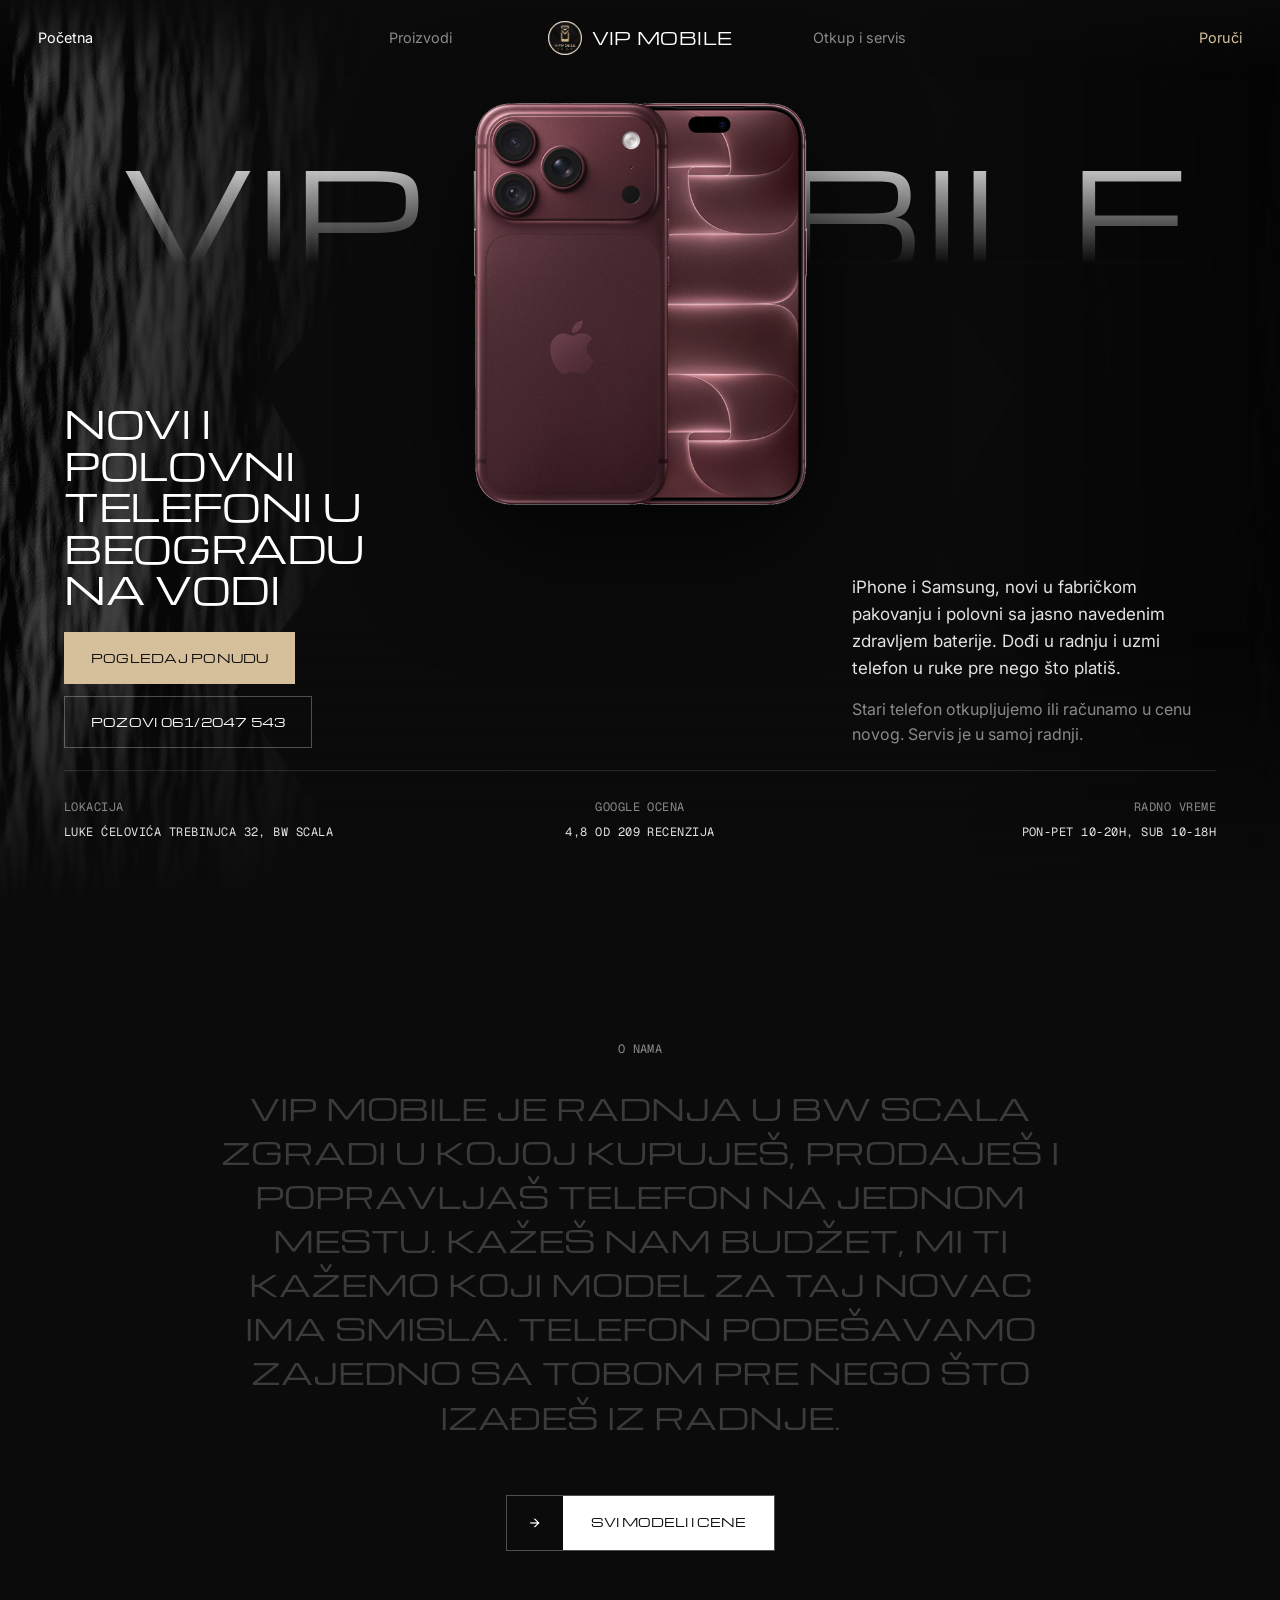
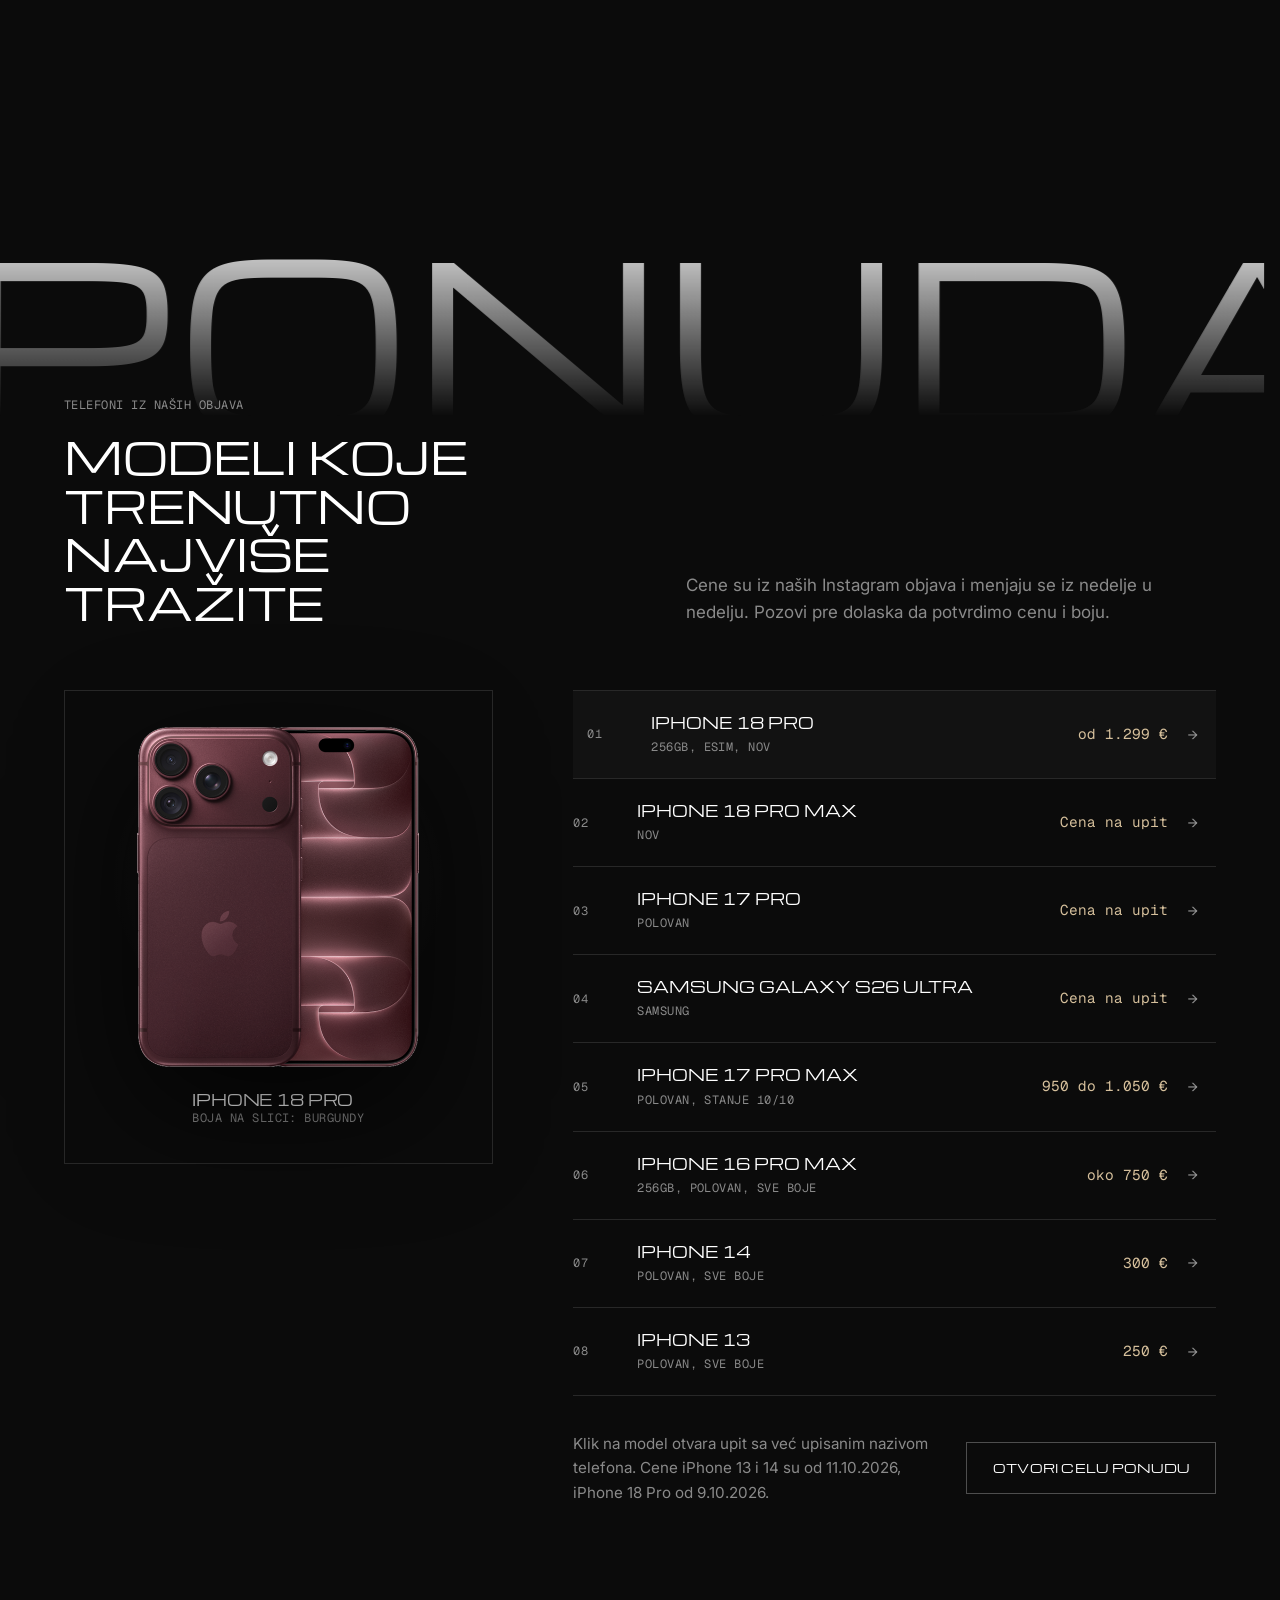
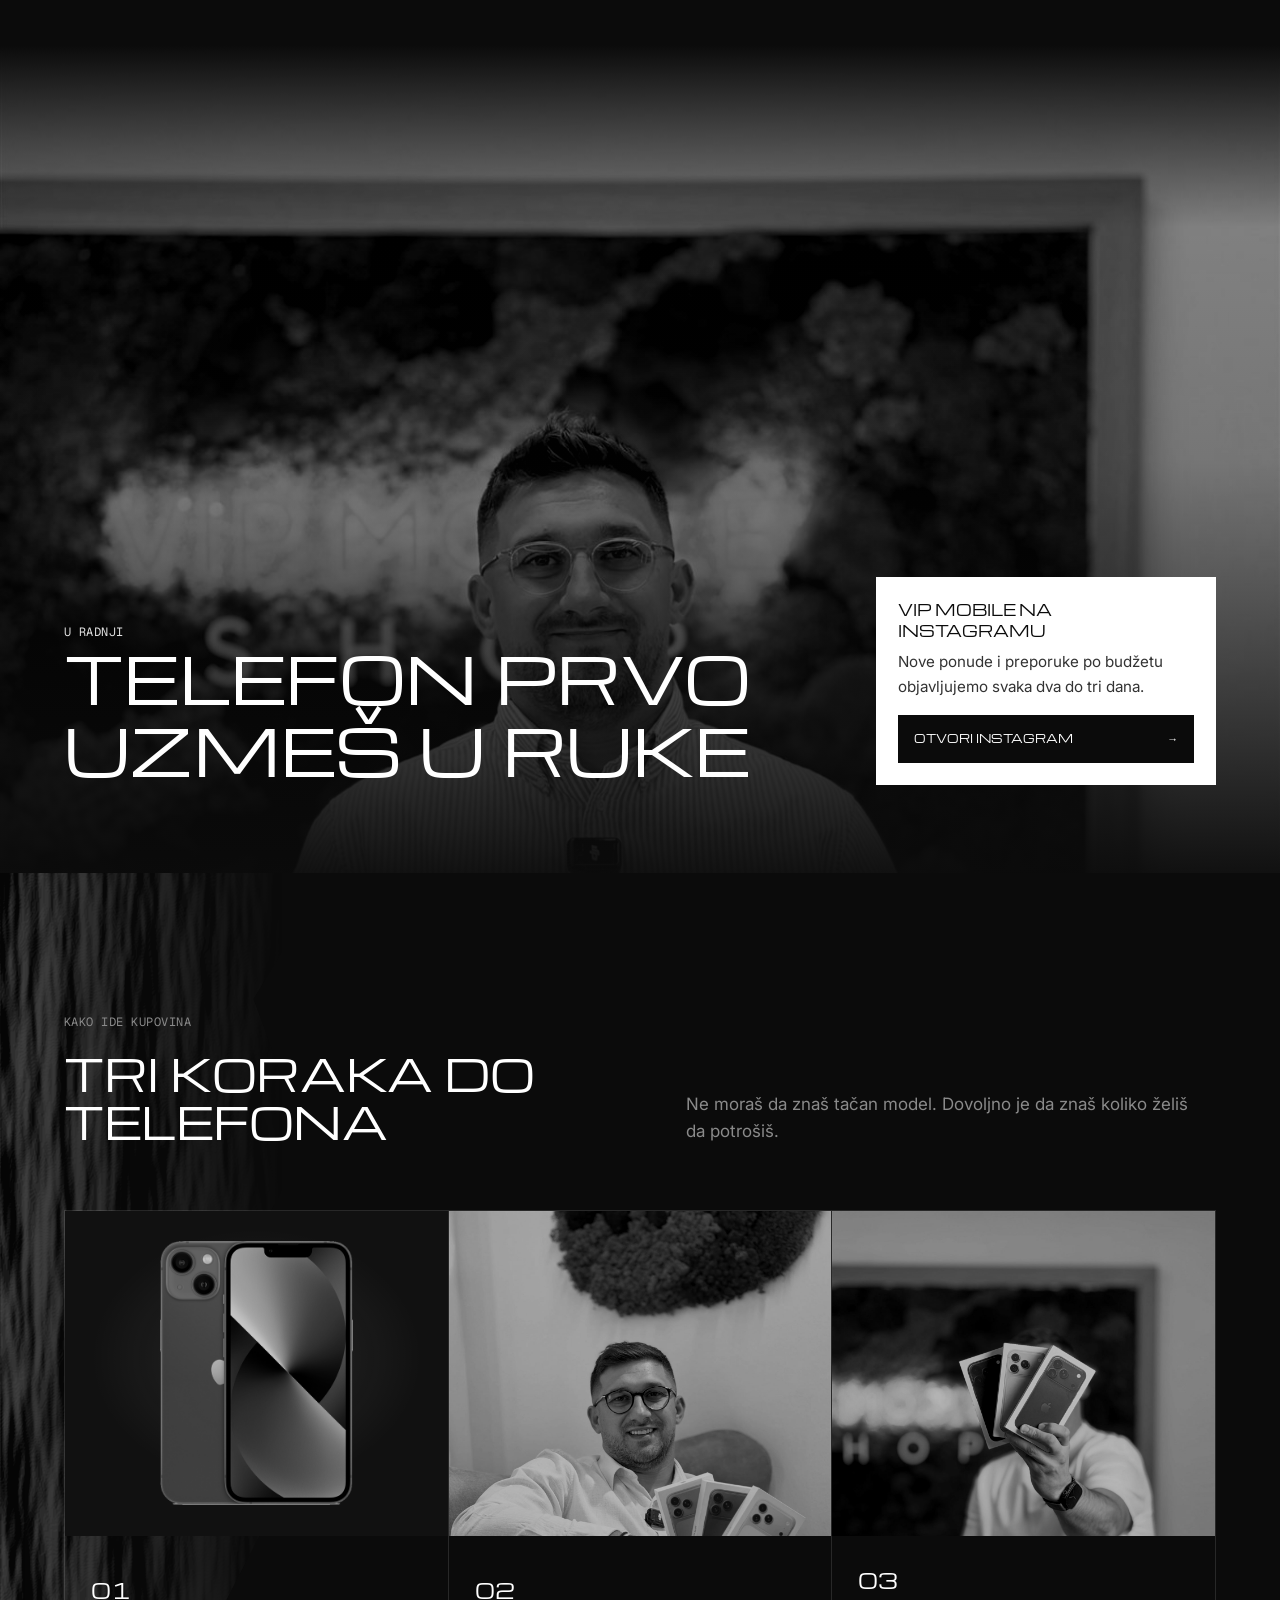
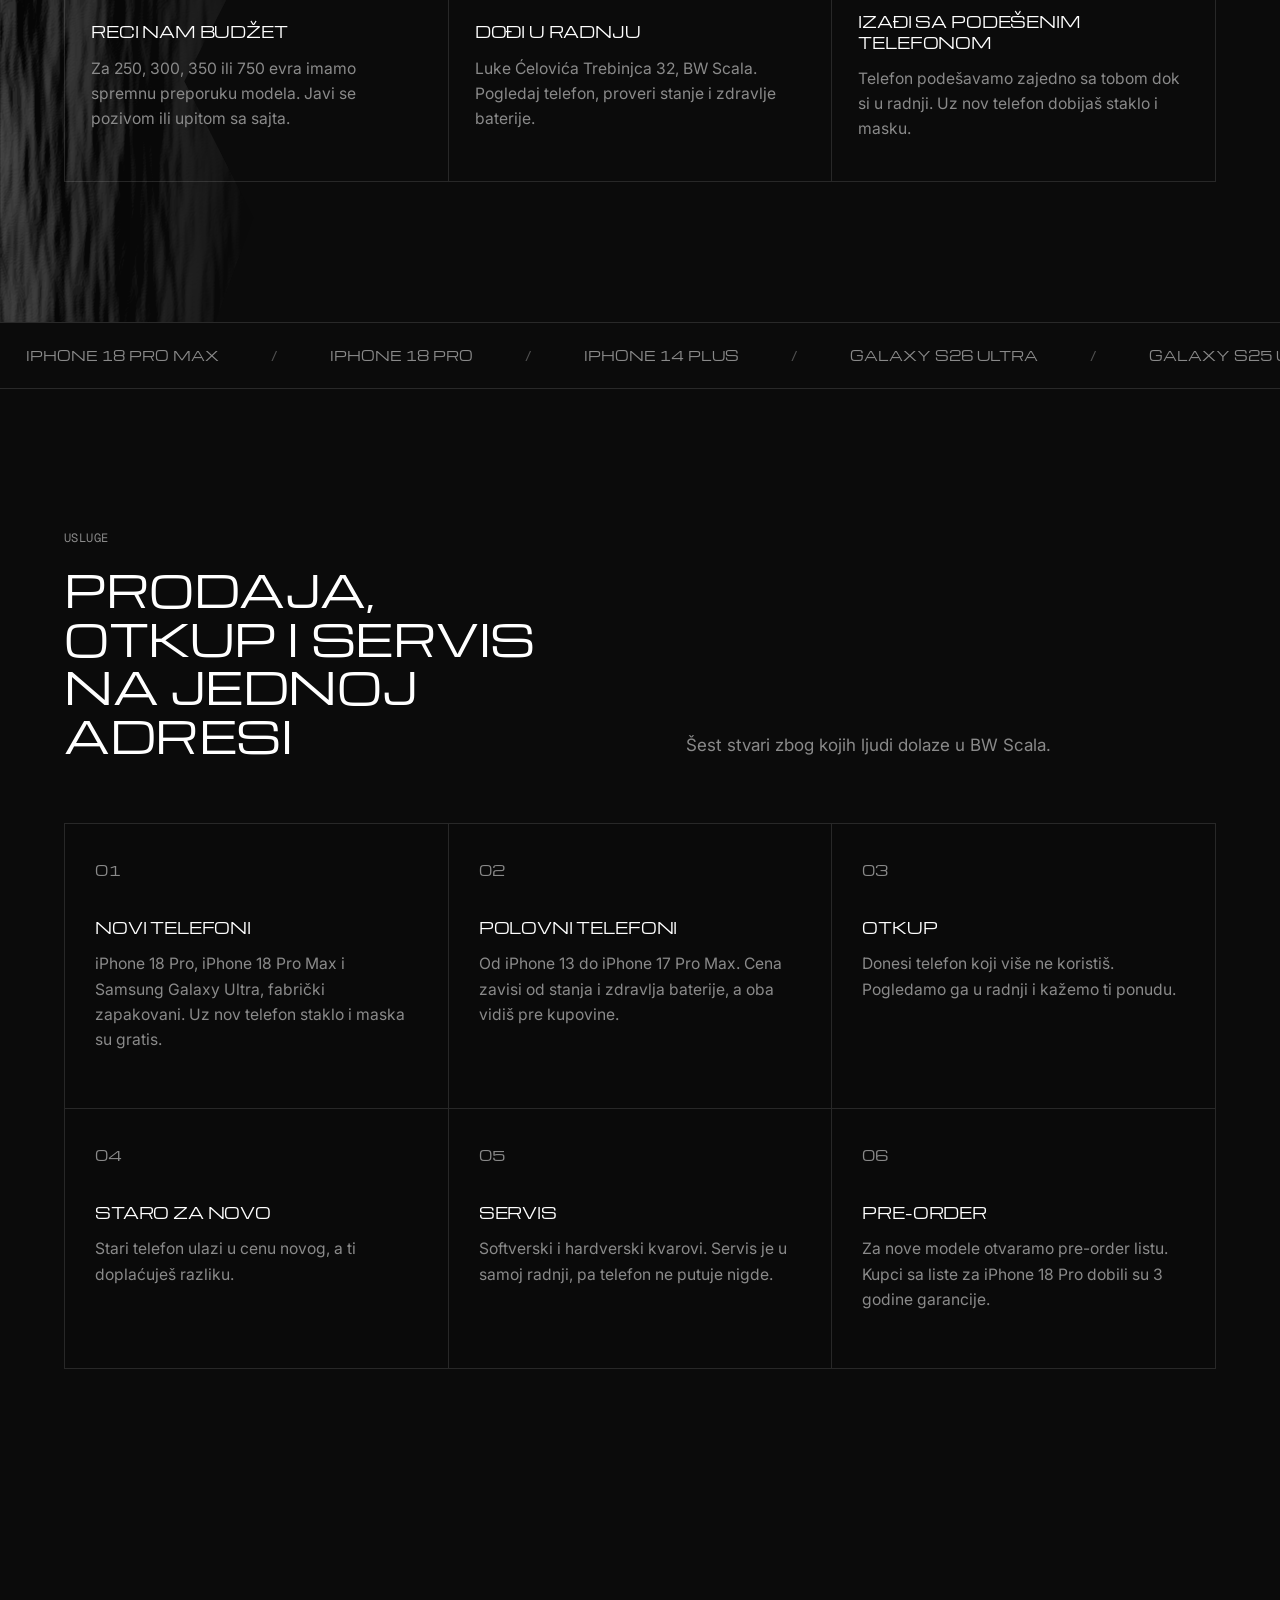
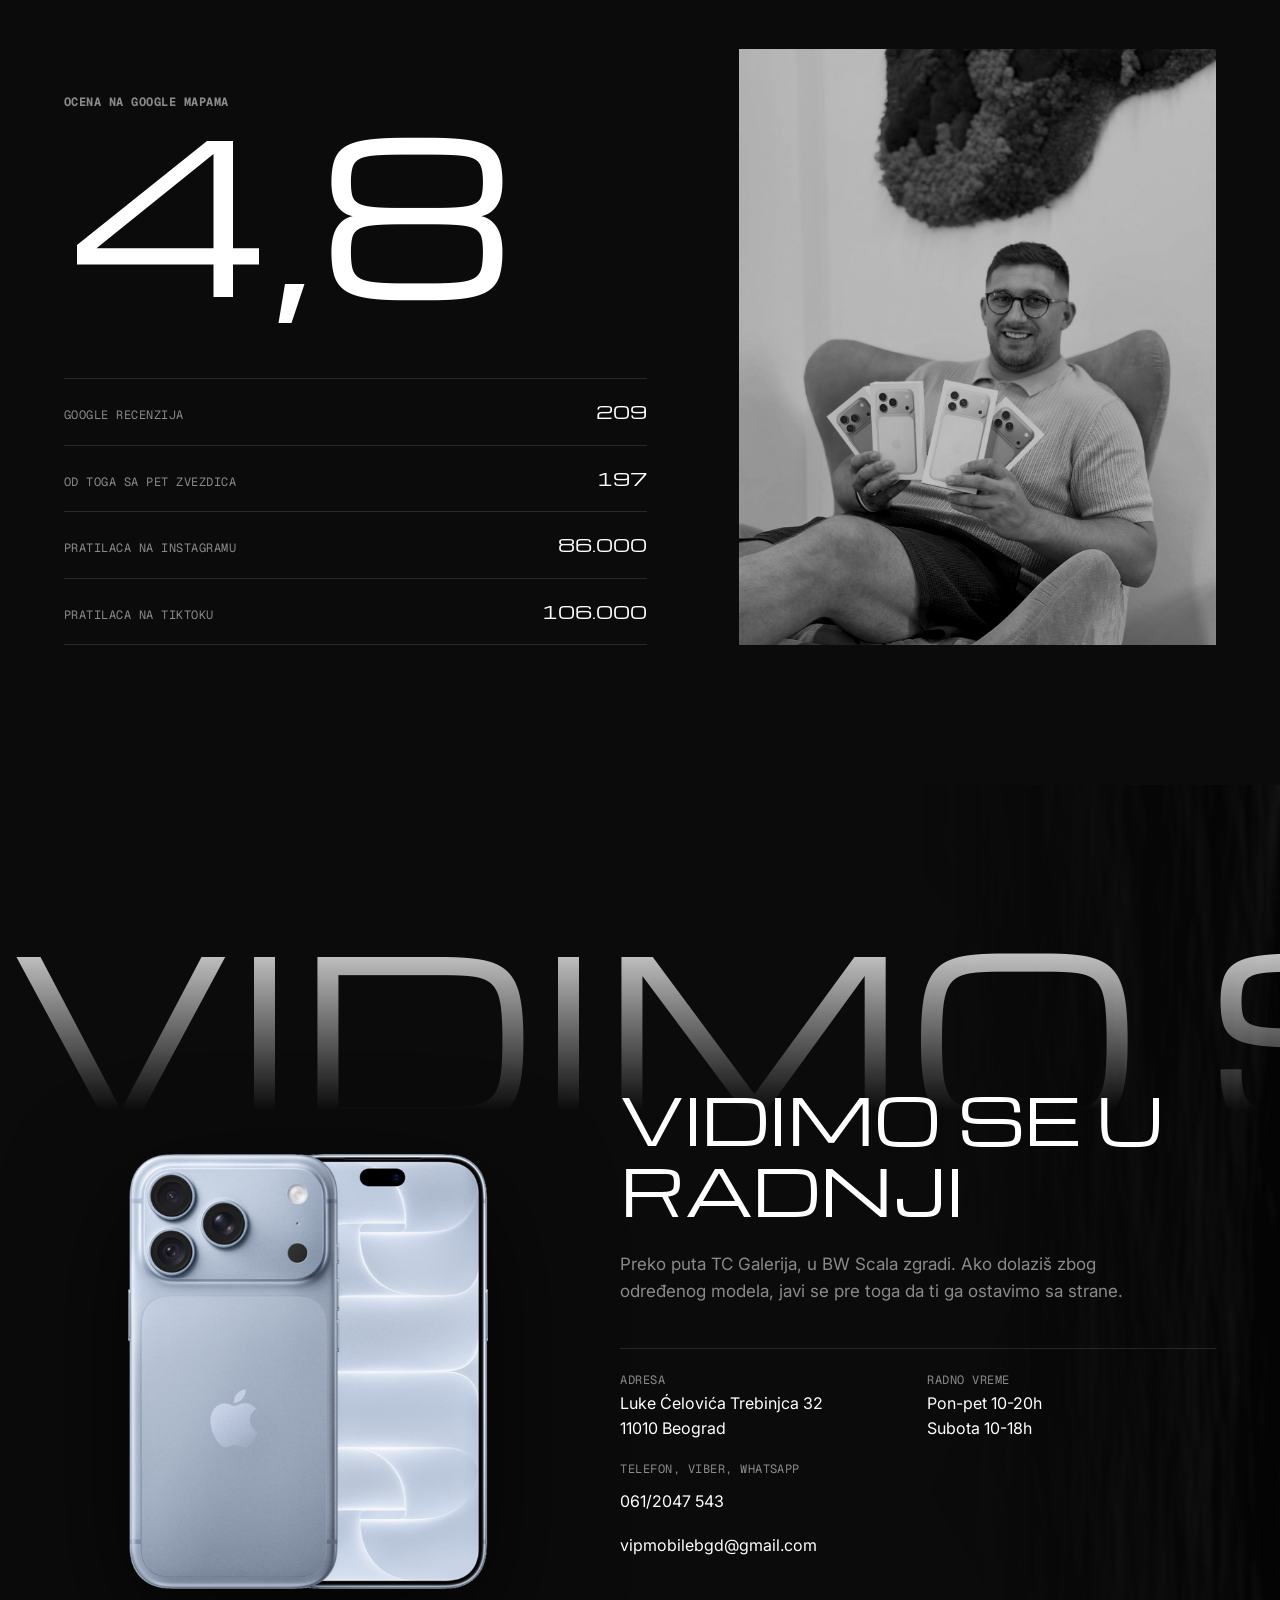
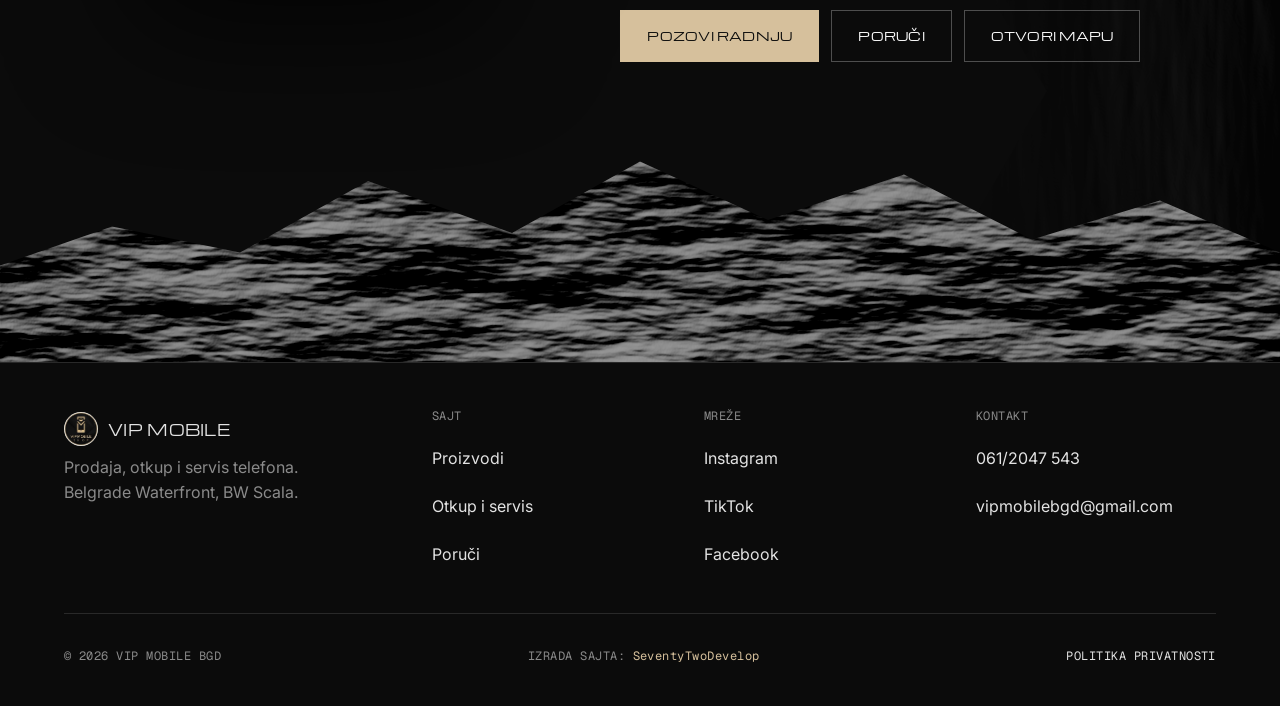
<file: index.html>
<!DOCTYPE html>
<html lang="sr-Latn">
<head>
  <meta charset="utf-8">
  <meta name="viewport" content="width=device-width, initial-scale=1.0">
  <title>Novi i polovni telefoni, Beograd na vodi | VIP Mobile</title>
  <meta name="description" content="VIP Mobile u BW Scala zgradi: novi iPhone 18 i Samsung Ultra, polovni iPhone od 250 €, otkup i servis telefona. Radimo od ponedeljka do subote.">
  <!-- Demo adresa na Vercelu: zameni je pravim domenom kad ga kupis -->
  <link rel="canonical" href="https://vipmobilebgd.vercel.app/">
  <meta name="theme-color" content="#0b0b0b">
  <meta property="og:title" content="VIP Mobile: novi i polovni telefoni u Beogradu na vodi">
  <meta property="og:description" content="Prodaja, otkup i servis telefona. Luke Ćelovića Trebinjca 32, BW Scala.">
  <meta property="og:type" content="website">
  <meta property="og:image" content="images/radnja-pult-telefoni.jpg">
  <link rel="icon" href="images/logo.jpg">
  <link rel="preconnect" href="https://fonts.googleapis.com">
  <link rel="preconnect" href="https://fonts.gstatic.com" crossorigin>
  <link href="https://fonts.googleapis.com/css2?family=Geist+Mono&family=Inter&family=Michroma&display=swap" rel="stylesheet">
  <link rel="stylesheet" href="styles.css">
  <script type="application/ld+json">
  {
    "@context": "https://schema.org",
    "@type": "MobilePhoneStore",
    "name": "VIP Mobile BGD",
    "image": "images/radnja-pult-telefoni.jpg",
    "telephone": "+381612047543",
    "email": "vipmobilebgd@gmail.com",
    "address": {
      "@type": "PostalAddress",
      "streetAddress": "Luke Ćelovića Trebinjca 32, BW Scala",
      "addressLocality": "Beograd",
      "postalCode": "11010",
      "addressCountry": "RS"
    },
    "openingHoursSpecification": [
      { "@type": "OpeningHoursSpecification", "dayOfWeek": ["Monday", "Tuesday", "Wednesday", "Thursday", "Friday"], "opens": "10:00", "closes": "20:00" },
      { "@type": "OpeningHoursSpecification", "dayOfWeek": "Saturday", "opens": "10:00", "closes": "18:00" }
    ],
    "sameAs": [
      "https://www.instagram.com/vipmobile_bgd/",
      "https://www.tiktok.com/@vip_mobile_bgd",
      "https://www.facebook.com/p/VIP-Mobile-BGD-100093130002308/"
    ]
  }
  </script>
</head>
<body>
  <a class="skip" href="#sadrzaj">Preskoči na sadržaj</a>

  <header class="nav">
    <div class="nav__inner">
      <a class="nav__logo" href="index.html" aria-label="VIP Mobile, početna">
        <img src="images/logo.jpg" alt="" width="34" height="34">VIP MOBILE
      </a>
      <nav class="nav__links" aria-label="Glavna navigacija">
        <a href="index.html" aria-current="page">Početna</a>
        <a href="proizvodi.html">Proizvodi</a>
        <a href="index.html#usluge">Otkup i servis</a>
        <a href="contact.html">Poruči</a>
      </nav>
      <button class="nav__toggle" type="button" aria-expanded="false" aria-controls="menu" aria-label="Otvori meni">
        <span></span><span></span><span></span>
      </button>
    </div>
  </header>

  <nav class="menu" id="menu" aria-label="Mobilni meni">
    <a href="index.html">Početna</a>
    <a href="proizvodi.html">Proizvodi</a>
    <a href="index.html#usluge">Otkup i servis</a>
    <a href="index.html#poseta">Gde smo</a>
    <a href="contact.html">Poruči</a>
    <div class="menu__foot">
      <span class="mono">Pon-pet 10-20h, sub 10-18h</span>
      <a class="btn btn--gold" href="tel:+381612047543">Pozovi 061/2047 543</a>
    </div>
  </nav>

  <main id="sadrzaj">

    <!-- HERO -->
    <section class="hero fade-b">
      <div class="rock rock--l" data-rock="4"></div>
      <div class="rock rock--r" data-rock="11"></div>
      <div class="hero__ghost"><div class="ghost" data-drift="-0.06" aria-hidden="true">VIP MOBILE</div></div>

      <div class="hero__phone phone"><img src="images/telefoni/iphone-18-pro-burgundy.png" alt="iPhone 18 Pro u burgundy boji, zadnja i prednja strana" width="530" height="640" fetchpriority="high"></div>

      <div class="wrap hero__body">
        <h1 class="display h-xl hero__title" data-appear>Novi i polovni telefoni u Beogradu na vodi</h1>
        <div class="hero__copy" data-appear>
          <p class="lead">iPhone i Samsung, novi u fabričkom pakovanju i polovni sa jasno navedenim zdravljem baterije. Dođi u radnju i uzmi telefon u ruke pre nego što platiš.</p>
          <p class="dim">Stari telefon otkupljujemo ili računamo u cenu novog. Servis je u samoj radnji.</p>
        </div>
        <div class="hero__cta" data-appear>
          <a class="btn btn--gold" href="#ponuda">Pogledaj ponudu</a>
          <a class="btn btn--line" href="tel:+381612047543">Pozovi 061/2047 543</a>
        </div>
        <ul class="hero__meta">
          <li><span class="mono">Lokacija</span><br><span class="mono mono--ink">Luke Ćelovića Trebinjca 32, BW Scala</span></li>
          <li><span class="mono">Google ocena</span><br><span class="mono mono--ink">4,8 od 209 recenzija</span></li>
          <li><span class="mono">Radno vreme</span><br><span class="mono mono--ink">Pon-pet 10-20h, sub 10-18h</span></li>
        </ul>
      </div>
    </section>

    <!-- O NAMA -->
    <section class="section manifest" id="o-nama">
      <div class="wrap">
        <p class="mono">O nama</p>
        <h2 class="sr-only">O radnji VIP Mobile</h2>
        <p class="manifest__text" data-reveal>VIP Mobile je radnja u BW Scala zgradi u kojoj kupuješ, prodaješ i popravljaš telefon na jednom mestu. Kažeš nam budžet, mi ti kažemo koji model za taj novac ima smisla. Telefon podešavamo zajedno sa tobom pre nego što izađeš iz radnje.</p>
        <div class="manifest__cta" data-appear>
          <a class="btn-split" href="proizvodi.html">
            <span class="btn-split__arrow"><span>&rarr;</span></span>
            <span class="btn-split__label">Svi modeli i cene</span>
          </a>
        </div>
      </div>
    </section>

    <!-- PONUDA -->
    <section class="section catalog" id="ponuda">
      <div class="ghost catalog__ghost" data-drift="0.05" aria-hidden="true">Ponuda</div>
      <div class="wrap">
        <div class="section__head">
          <p class="mono">Telefoni iz naših objava</p>
          <h2 class="display h-lg" data-appear>Modeli koje trenutno najviše tražite</h2>
          <p class="lead dim" data-appear>Cene su iz naših Instagram objava i menjaju se iz nedelje u nedelju. Pozovi pre dolaska da potvrdimo cenu i boju.</p>
        </div>

        <div class="catalog__grid">
          <div class="catalog__stage" aria-hidden="true">
            <div class="phone"><img src="images/telefoni/iphone-18-pro-burgundy.png" alt="" width="530" height="640"></div>
            <div>
              <p class="display h-sm" data-stage-name>iPhone 18 Pro</p>
              <p class="mono" data-stage-spec></p>
            </div>
          </div>

          <div>
            <ol class="rows">
              <li class="row" data-img="images/telefoni/iphone-18-pro-burgundy.png" data-color-name="Burgundy">
                <a href="contact.html?model=iPhone%2018%20Pro">
                  <span class="row__n mono">01</span><span class="row__art"><img src="images/telefoni/iphone-18-pro-burgundy.png" alt="iPhone 18 Pro, boja Burgundy" width="530" height="640" loading="lazy"></span>
                  <span class="row__name">iPhone 18 Pro</span>
                  <span class="row__spec mono">256GB, eSIM, nov</span>
                  <span class="row__price">od 1.299 €</span><span class="row__go" aria-hidden="true"><b>Poruči</b> &rarr;</span>
                </a>
              </li>
              <li class="row" data-img="images/telefoni/iphone-18-pro-max-black.png" data-color-name="Black">
                <a href="contact.html?model=iPhone%2018%20Pro%20Max">
                  <span class="row__n mono">02</span><span class="row__art"><img src="images/telefoni/iphone-18-pro-max-black.png" alt="iPhone 18 Pro Max, boja Black" width="523" height="640" loading="lazy"></span>
                  <span class="row__name">iPhone 18 Pro Max</span>
                  <span class="row__spec mono">Nov</span>
                  <span class="row__price">Cena na upit</span><span class="row__go" aria-hidden="true"><b>Poruči</b> &rarr;</span>
                </a>
              </li>
              <li class="row" data-img="images/telefoni/iphone-17-pro-silver.png" data-color-name="Silver">
                <a href="contact.html?model=iPhone%2017%20Pro">
                  <span class="row__n mono">03</span><span class="row__art"><img src="images/telefoni/iphone-17-pro-silver.png" alt="iPhone 17 Pro, boja Silver" width="516" height="640" loading="lazy"></span>
                  <span class="row__name">iPhone 17 Pro</span>
                  <span class="row__spec mono">Polovan</span>
                  <span class="row__price">Cena na upit</span><span class="row__go" aria-hidden="true"><b>Poruči</b> &rarr;</span>
                </a>
              </li>
              <li class="row" data-img="images/telefoni/galaxy-s26-ultra-black.png" data-color-name="Black">
                <a href="contact.html?model=Samsung%20Galaxy%20S26%20Ultra">
                  <span class="row__n mono">04</span><span class="row__art"><img src="images/telefoni/galaxy-s26-ultra-black.png" alt="Samsung Galaxy S26 Ultra, boja Black" width="524" height="640" loading="lazy"></span>
                  <span class="row__name">Samsung Galaxy S26 Ultra</span>
                  <span class="row__spec mono">Samsung</span>
                  <span class="row__price">Cena na upit</span><span class="row__go" aria-hidden="true"><b>Poruči</b> &rarr;</span>
                </a>
              </li>
              <li class="row" data-img="images/telefoni/iphone-17-pro-max-orange.png" data-color-name="Cosmic Orange">
                <a href="contact.html?model=iPhone%2017%20Pro%20Max">
                  <span class="row__n mono">05</span><span class="row__art"><img src="images/telefoni/iphone-17-pro-max-orange.png" alt="iPhone 17 Pro Max, boja Cosmic Orange" width="498" height="640" loading="lazy"></span>
                  <span class="row__name">iPhone 17 Pro Max</span>
                  <span class="row__spec mono">Polovan, stanje 10/10</span>
                  <span class="row__price">950 do 1.050 €</span><span class="row__go" aria-hidden="true"><b>Poruči</b> &rarr;</span>
                </a>
              </li>
              <li class="row" data-img="images/telefoni/iphone-16-pro-max-desert.png" data-color-name="Desert Titanium">
                <a href="contact.html?model=iPhone%2016%20Pro%20Max">
                  <span class="row__n mono">06</span><span class="row__art"><img src="images/telefoni/iphone-16-pro-max-desert.png" alt="iPhone 16 Pro Max, boja Desert Titanium" width="509" height="640" loading="lazy"></span>
                  <span class="row__name">iPhone 16 Pro Max</span>
                  <span class="row__spec mono">256GB, polovan, sve boje</span>
                  <span class="row__price">oko 750 €</span><span class="row__go" aria-hidden="true"><b>Poruči</b> &rarr;</span>
                </a>
              </li>
              <li class="row" data-img="images/telefoni/iphone-14-midnight.png" data-color-name="Midnight">
                <a href="contact.html?model=iPhone%2014">
                  <span class="row__n mono">07</span><span class="row__art"><img src="images/telefoni/iphone-14-midnight.png" alt="iPhone 14, boja Midnight" width="482" height="640" loading="lazy"></span>
                  <span class="row__name">iPhone 14</span>
                  <span class="row__spec mono">Polovan, sve boje</span>
                  <span class="row__price">300 €</span><span class="row__go" aria-hidden="true"><b>Poruči</b> &rarr;</span>
                </a>
              </li>
              <li class="row" data-img="images/telefoni/iphone-13-blue.png" data-color-name="Blue">
                <a href="contact.html?model=iPhone%2013">
                  <span class="row__n mono">08</span><span class="row__art"><img src="images/telefoni/iphone-13-blue.png" alt="iPhone 13, boja Blue" width="469" height="640" loading="lazy"></span>
                  <span class="row__name">iPhone 13</span>
                  <span class="row__spec mono">Polovan, sve boje</span>
                  <span class="row__price">250 €</span><span class="row__go" aria-hidden="true"><b>Poruči</b> &rarr;</span>
                </a>
              </li>
            </ol>

            <div class="catalog__foot">
              <p class="note">Klik na model otvara upit sa već upisanim nazivom telefona. Cene iPhone 13 i 14 su od 11.10.2026, iPhone 18 Pro od 9.10.2026.</p>
              <a class="btn btn--line" href="proizvodi.html">Otvori celu ponudu</a>
            </div>
          </div>
        </div>
      </div>
    </section>

    <!-- RADNJA -->
    <section class="shop">
      <img class="shop__img" src="images/radnja-pult-telefoni.jpg" alt="Vlasnik radnje VIP Mobile za pultom, ispred njega red zapakovanih Samsung Galaxy telefona, iza zeleni zid sa natpisom VIP Mobile Shop" width="1350" height="1800" loading="lazy">
      <div class="wrap shop__inner">
        <div>
          <p class="mono mono--ink">U radnji</p>
          <h2 class="display h-xl" data-appear>Telefon prvo uzmeš u ruke</h2>
        </div>
        <div class="shop__card" data-appear>
          <p class="display h-sm">VIP Mobile na Instagramu</p>
          <p>Nove ponude i preporuke po budžetu objavljujemo svaka dva do tri dana.</p>
          <a href="https://www.instagram.com/vipmobile_bgd/" target="_blank" rel="noopener">Otvori Instagram <span aria-hidden="true">&rarr;</span></a>
        </div>
      </div>
    </section>

    <!-- KORACI -->
    <section class="section steps">
      <div class="rock rock--l" data-rock="21"></div>
      <div class="wrap">
        <div class="section__head">
          <p class="mono">Kako ide kupovina</p>
          <h2 class="display h-lg" data-appear>Tri koraka do telefona</h2>
          <p class="lead dim" data-appear>Ne moraš da znaš tačan model. Dovoljno je da znaš koliko želiš da potrošiš.</p>
        </div>

        <ol class="steps__track">
          <li class="step" data-appear>
            <div class="step__media step__media--phone"><img src="images/telefoni/iphone-13-blue.png" alt="iPhone 13 u plavoj boji, zadnja i prednja strana" width="469" height="640" loading="lazy"></div>
            <div class="step__body">
              <span class="step__n">01</span>
              <h3 class="display h-sm">Reci nam budžet</h3>
              <p>Za 250, 300, 350 ili 750 evra imamo spremnu preporuku modela. Javi se pozivom ili upitom sa sajta.</p>
            </div>
          </li>
          <li class="step" data-appear>
            <div class="step__media"><img src="images/vlasnik-telefoni-kauc.jpg" alt="Vlasnik radnje sedi i drži tri iPhone telefona u narandžastoj, plavoj i srebrnoj boji" width="1350" height="1800" loading="lazy"></div>
            <div class="step__body">
              <span class="step__n">02</span>
              <h3 class="display h-sm">Dođi u radnju</h3>
              <p>Luke Ćelovića Trebinjca 32, BW Scala. Pogledaj telefon, proveri stanje i zdravlje baterije.</p>
            </div>
          </li>
          <li class="step" data-appear>
            <div class="step__media"><img src="images/iphone-18-pro-boje.jpg" alt="Tri iPhone 18 Pro telefona u crnoj, plavoj i burgundy boji u ruci, u radnji VIP Mobile" width="1350" height="1800" loading="lazy"></div>
            <div class="step__body">
              <span class="step__n">03</span>
              <h3 class="display h-sm">Izađi sa podešenim telefonom</h3>
              <p>Telefon podešavamo zajedno sa tobom dok si u radnji. Uz nov telefon dobijaš staklo i masku.</p>
            </div>
          </li>
        </ol>
      </div>
    </section>

    <!-- TRAKA SA MODELIMA -->
    <div class="marquee" aria-hidden="true">
      <div class="marquee__track">
        <span>iPhone 18 Pro Max</span><span>iPhone 18 Pro</span><span>iPhone 14 Plus</span><span>Galaxy S26 Ultra</span><span>Galaxy S25 Ultra</span><span>iPhone 17 Pro Max</span><span>iPhone 17 Pro</span><span>iPhone 16 Pro Max</span><span>iPhone 14 Pro</span><span>iPhone 14</span><span>iPhone 13</span>
        <span>iPhone 18 Pro Max</span><span>iPhone 18 Pro</span><span>iPhone 14 Plus</span><span>Galaxy S26 Ultra</span><span>Galaxy S25 Ultra</span><span>iPhone 17 Pro Max</span><span>iPhone 17 Pro</span><span>iPhone 16 Pro Max</span><span>iPhone 14 Pro</span><span>iPhone 14</span><span>iPhone 13</span>
      </div>
    </div>

    <!-- USLUGE -->
    <section class="section services" id="usluge">
      <div class="wrap">
        <div class="section__head">
          <p class="mono">Usluge</p>
          <h2 class="display h-lg" data-appear>Prodaja, otkup i servis na jednoj adresi</h2>
          <p class="lead dim" data-appear>Šest stvari zbog kojih ljudi dolaze u BW Scala.</p>
        </div>

        <ul class="grid6">
          <li class="cell" data-appear>
            <span class="cell__n">01</span>
            <h3 class="display h-sm">Novi telefoni</h3>
            <p>iPhone 18 Pro, iPhone 18 Pro Max i Samsung Galaxy Ultra, fabrički zapakovani. Uz nov telefon staklo i maska su gratis.</p>
          </li>
          <li class="cell" data-appear>
            <span class="cell__n">02</span>
            <h3 class="display h-sm">Polovni telefoni</h3>
            <p>Od iPhone 13 do iPhone 17 Pro Max. Cena zavisi od stanja i zdravlja baterije, a oba vidiš pre kupovine.</p>
          </li>
          <li class="cell" data-appear>
            <span class="cell__n">03</span>
            <h3 class="display h-sm">Otkup</h3>
            <p>Donesi telefon koji više ne koristiš. Pogledamo ga u radnji i kažemo ti ponudu.</p>
          </li>
          <li class="cell" data-appear>
            <span class="cell__n">04</span>
            <h3 class="display h-sm">Staro za novo</h3>
            <p>Stari telefon ulazi u cenu novog, a ti doplaćuješ razliku.</p>
          </li>
          <li class="cell" data-appear>
            <span class="cell__n">05</span>
            <h3 class="display h-sm">Servis</h3>
            <p>Softverski i hardverski kvarovi. Servis je u samoj radnji, pa telefon ne putuje nigde.</p>
          </li>
          <li class="cell" data-appear>
            <span class="cell__n">06</span>
            <h3 class="display h-sm">Pre-order</h3>
            <p>Za nove modele otvaramo pre-order listu. Kupci sa liste za iPhone 18 Pro dobili su 3 godine garancije.</p>
          </li>
        </ul>
      </div>
    </section>

    <!-- BROJKE -->
    <section class="section proof">
      <div class="wrap proof__grid">
        <div>
          <h2 class="mono">Ocena na Google mapama</h2>
          <p class="proof__big" data-appear>4,8</p>
        </div>
        <div class="proof__img" data-appear>
          <img src="images/vlasnik-sa-telefonima.jpg" alt="Vlasnik radnje VIP Mobile sedi i drži četiri iPhone telefona u narandžastoj i srebrnoj boji" width="1350" height="1800" loading="lazy">
        </div>
        <ul class="proof__list">
          <li><span class="mono">Google recenzija</span><strong>209</strong></li>
          <li><span class="mono">Od toga sa pet zvezdica</span><strong>197</strong></li>
          <li><span class="mono">Pratilaca na Instagramu</span><strong>86.000</strong></li>
          <li><span class="mono">Pratilaca na TikToku</span><strong>106.000</strong></li>
        </ul>
      </div>
    </section>

    <!-- POSETA -->
    <section class="section visit" id="poseta">
      <div class="rock rock--r" data-rock="33"></div>
      <div class="ghost visit__ghost" data-drift="-0.04" aria-hidden="true">Vidimo se</div>
      <div class="wrap visit__grid">
        <div class="visit__phone phone"><img src="images/telefoni/iphone-18-pro-glacier.png" alt="iPhone 18 Pro u glacier boji, zadnja i prednja strana" width="530" height="640" loading="lazy"></div>
        <div class="visit__info">
          <h2 class="display h-xl" data-appear>Vidimo se u radnji</h2>
          <p class="lead dim" data-appear>Preko puta TC Galerija, u BW Scala zgradi. Ako dolaziš zbog određenog modela, javi se pre toga da ti ga ostavimo sa strane.</p>
          <dl class="facts">
            <div><dt class="mono">Adresa</dt><dd>Luke Ćelovića Trebinjca 32<br>11010 Beograd</dd></div>
            <div><dt class="mono">Radno vreme</dt><dd>Pon-pet 10-20h<br>Subota 10-18h</dd></div>
            <div><dt class="mono">Telefon, Viber, WhatsApp</dt><dd><a href="tel:+381612047543">061/2047 543</a><br><a href="mailto:vipmobilebgd@gmail.com">vipmobilebgd@gmail.com</a></dd></div>
          </dl>
          <div class="visit__cta">
            <a class="btn btn--gold" href="tel:+381612047543">Pozovi radnju</a>
            <a class="btn btn--line" href="contact.html">Poruči</a>
            <a class="btn btn--line" href="https://www.google.com/maps/search/?api=1&query=VIP+MOBILE+BGD+BELGRADE+WATERFRONT" target="_blank" rel="noopener">Otvori mapu</a>
          </div>
        </div>
      </div>
      <div class="ridge" data-ridge="9"></div>
    </section>
  </main>

  <footer class="footer">
    <div class="wrap">
      <div class="footer__grid">
        <div class="footer__col">
          <a class="nav__logo" href="index.html"><img src="images/logo.jpg" alt="" width="34" height="34">VIP MOBILE</a>
          <p class="dim">Prodaja, otkup i servis telefona.<br>Belgrade Waterfront, BW Scala.</p>
        </div>
        <div class="footer__col">
          <p class="mono">Sajt</p>
          <a href="proizvodi.html">Proizvodi</a>
          <a href="index.html#usluge">Otkup i servis</a>
          <a href="contact.html">Poruči</a>
        </div>
        <div class="footer__col">
          <p class="mono">Mreže</p>
          <a href="https://www.instagram.com/vipmobile_bgd/" target="_blank" rel="noopener">Instagram</a>
          <a href="https://www.tiktok.com/@vip_mobile_bgd" target="_blank" rel="noopener">TikTok</a>
          <a href="https://www.facebook.com/p/VIP-Mobile-BGD-100093130002308/" target="_blank" rel="noopener">Facebook</a>
        </div>
        <div class="footer__col">
          <p class="mono">Kontakt</p>
          <a href="tel:+381612047543">061/2047 543</a>
          <a href="mailto:vipmobilebgd@gmail.com">vipmobilebgd@gmail.com</a>
        </div>
      </div>
      <div class="footer__bottom">
        <span class="mono">&copy; <span data-year>2026</span> VIP Mobile BGD</span>
        <span class="mono footer__credit">Izrada sajta: <a href="https://www.instagram.com/seventytwodevelop/" target="_blank" rel="noopener"><strong>SeventyTwoDevelop</strong></a></span>
        <a class="mono" href="privacy.html">Politika privatnosti</a>
      </div>
    </div>
  </footer>

  <!-- Traka na dnu ekrana, samo na telefonu -->
  <div class="dock">
    <a href="tel:+381612047543">Pozovi</a>
    <a class="dock__main" href="contact.html">Poruči</a>
  </div>

  <script src="main.js"></script>
</body>
</html>
</file>
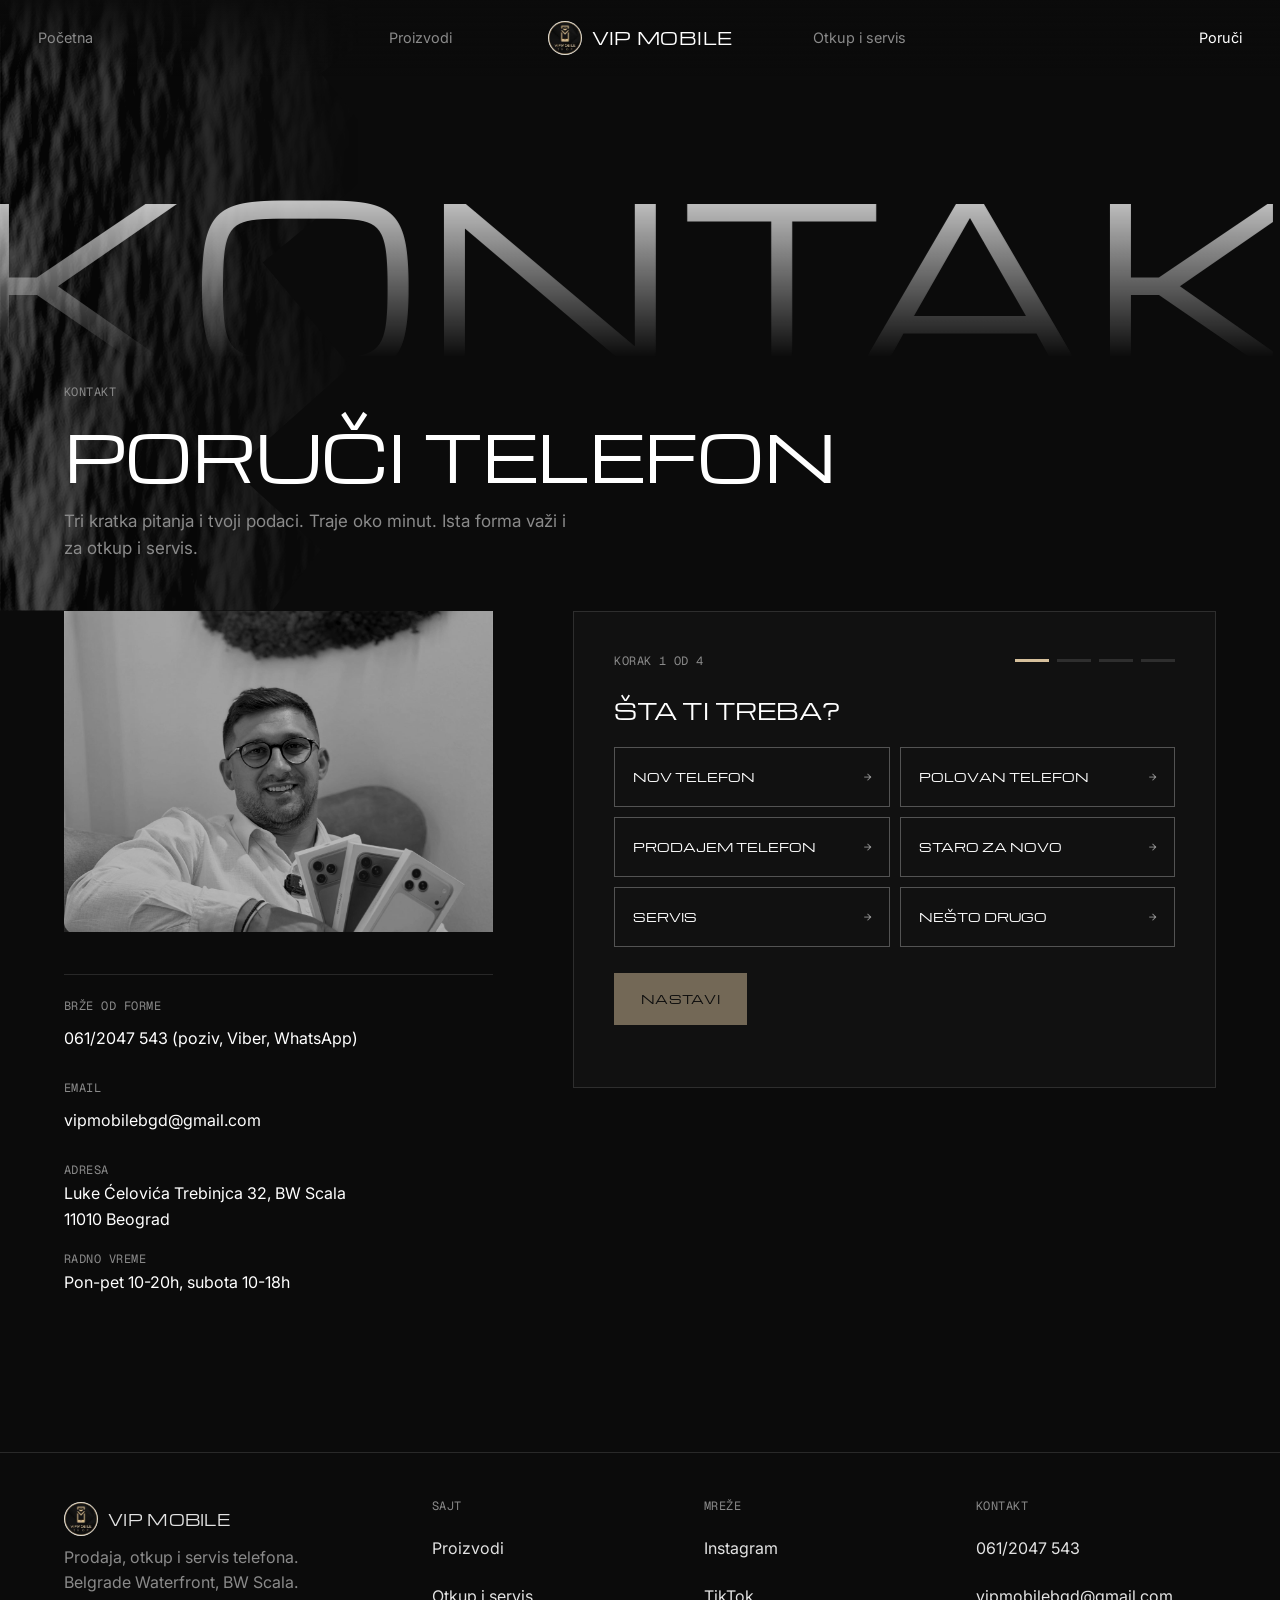
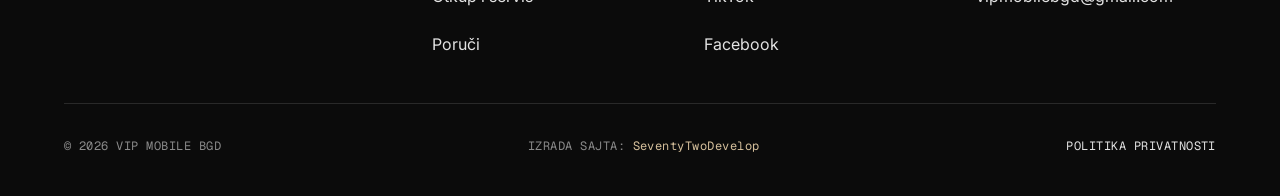
<file: contact.html>
<!DOCTYPE html>
<html lang="sr-Latn">
<head>
  <meta charset="utf-8">
  <meta name="viewport" content="width=device-width, initial-scale=1.0">
  <title>Kontakt i upit za telefon | VIP Mobile Beograd</title>
  <meta name="description" content="Pošalji upit za kupovinu, otkup ili servis telefona u četiri kratka koraka, ili pozovi VIP Mobile na 061/2047 543. Luke Ćelovića Trebinjca 32, BW Scala.">
  <!-- Demo adresa na Vercelu: zameni je pravim domenom kad ga kupis -->
  <link rel="canonical" href="https://vipmobilebgd.vercel.app/contact.html">
  <meta name="theme-color" content="#0b0b0b">
  <link rel="icon" href="images/logo.jpg">
  <link rel="preconnect" href="https://fonts.googleapis.com">
  <link rel="preconnect" href="https://fonts.gstatic.com" crossorigin>
  <link href="https://fonts.googleapis.com/css2?family=Geist+Mono&family=Inter&family=Michroma&display=swap" rel="stylesheet">
  <link rel="stylesheet" href="styles.css">
</head>
<body>
  <a class="skip" href="#sadrzaj">Preskoči na sadržaj</a>

  <header class="nav">
    <div class="nav__inner">
      <a class="nav__logo" href="index.html" aria-label="VIP Mobile, početna">
        <img src="images/logo.jpg" alt="" width="34" height="34">VIP MOBILE
      </a>
      <nav class="nav__links" aria-label="Glavna navigacija">
        <a href="index.html">Početna</a>
        <a href="proizvodi.html">Proizvodi</a>
        <a href="index.html#usluge">Otkup i servis</a>
        <a href="contact.html" aria-current="page">Poruči</a>
      </nav>
      <button class="nav__toggle" type="button" aria-expanded="false" aria-controls="menu" aria-label="Otvori meni">
        <span></span><span></span><span></span>
      </button>
    </div>
  </header>

  <nav class="menu" id="menu" aria-label="Mobilni meni">
    <a href="index.html">Početna</a>
    <a href="proizvodi.html">Proizvodi</a>
    <a href="index.html#usluge">Otkup i servis</a>
    <a href="index.html#poseta">Gde smo</a>
    <a href="contact.html">Poruči</a>
    <div class="menu__foot">
      <span class="mono">Pon-pet 10-20h, sub 10-18h</span>
      <a class="btn btn--gold" href="tel:+381612047543">Pozovi 061/2047 543</a>
    </div>
  </nav>

  <main id="sadrzaj">
    <section class="page-head">
      <div class="rock rock--l" data-rock="27"></div>
      <div class="ghost" data-drift="0.04" aria-hidden="true">Kontakt</div>
      <div class="wrap page-head__body">
        <p class="mono">Kontakt</p>
        <h1 class="display h-xl">Poruči telefon</h1>
        <p class="lead dim">Tri kratka pitanja i tvoji podaci. Traje oko minut. Ista forma važi i za otkup i servis.</p>
      </div>
    </section>

    <div class="wrap contact">
      <aside class="contact__side">
        <div class="contact__img">
          <img src="images/vlasnik-telefoni-kauc.jpg" alt="Vlasnik radnje VIP Mobile drži tri iPhone telefona u narandžastoj, plavoj i srebrnoj boji" width="1350" height="1800">
        </div>
        <dl class="facts" style="grid-template-columns:1fr">
          <div><dt class="mono">Brže od forme</dt><dd><a href="tel:+381612047543">061/2047 543</a> (poziv, Viber, WhatsApp)</dd></div>
          <div><dt class="mono">Email</dt><dd><a href="mailto:vipmobilebgd@gmail.com">vipmobilebgd@gmail.com</a></dd></div>
          <div><dt class="mono">Adresa</dt><dd>Luke Ćelovića Trebinjca 32, BW Scala<br>11010 Beograd</dd></div>
          <div><dt class="mono">Radno vreme</dt><dd>Pon-pet 10-20h, subota 10-18h</dd></div>
        </dl>
      </aside>

      <section class="wizard" aria-labelledby="upit-naslov">
        <h2 class="sr-only" id="upit-naslov">Forma za upit</h2>
        <!-- Kartica sa izabranim telefonom: prikazuje se kad kupac dođe klikom na model u ponudi -->
        <div class="order" hidden>
          <img src="images/telefoni/iphone-18-pro-burgundy.png" alt="" width="530" height="640" data-order-img>
          <div class="order__text">
            <span class="mono">Poručuješ</span>
            <p class="display h-sm" data-order-name></p>
            <p class="order__price" data-order-price></p>
          </div>
          <a class="order__change mono" href="proizvodi.html">Promeni</a>
        </div>

        <div class="wizard__top">
          <span class="mono" data-step-count aria-live="polite">Korak 1 od 4</span>
          <ol class="dots" aria-hidden="true"><li></li><li></li><li></li><li></li></ol>
        </div>

        <form novalidate>
          <fieldset class="wstep is-active">
            <legend class="display h-md">Šta ti treba?</legend>
            <input type="hidden" name="service" value="">
            <div class="choices choices--2">
              <button class="choice" type="button" data-value="Kupovina novog telefona" aria-pressed="false">Nov telefon</button>
              <button class="choice" type="button" data-value="Kupovina polovnog telefona" aria-pressed="false">Polovan telefon</button>
              <button class="choice" type="button" data-value="Otkup telefona" aria-pressed="false">Prodajem telefon</button>
              <button class="choice" type="button" data-value="Zamena staro za novo" aria-pressed="false">Staro za novo</button>
              <button class="choice" type="button" data-value="Servis telefona" aria-pressed="false">Servis</button>
              <button class="choice" type="button" data-value="Drugo pitanje" aria-pressed="false">Nešto drugo</button>
            </div>
          </fieldset>

          <fieldset class="wstep">
            <legend class="display h-md">Koji telefon je u pitanju?</legend>
            <div class="field">
              <label for="model">Model ili budžet</label>
              <input id="model" name="model" type="text" maxlength="80" autocomplete="off" placeholder="npr. iPhone 18 Pro ili budžet 350 €">
            </div>
            <p class="dim">Ako nisi siguran, ostavi prazno i idi dalje.</p>
          </fieldset>

          <fieldset class="wstep">
            <legend class="display h-md">Kada ti treba?</legend>
            <input type="hidden" name="timing" value="">
            <div class="choices">
              <button class="choice" type="button" data-value="Danas ili sutra" aria-pressed="false">Danas ili sutra</button>
              <button class="choice" type="button" data-value="Ove nedelje" aria-pressed="false">Ove nedelje</button>
              <button class="choice" type="button" data-value="Samo se raspitujem" aria-pressed="false">Samo se raspitujem</button>
            </div>
          </fieldset>

          <fieldset class="wstep">
            <legend class="display h-md">Kako da ti se javimo?</legend>
            <div class="field">
              <label for="name">Ime</label>
              <input id="name" name="name" type="text" autocomplete="name" required>
              <span class="err" role="alert"></span>
            </div>
            <div class="field">
              <label for="phone">Telefon</label>
              <input id="phone" name="phone" type="tel" autocomplete="tel" inputmode="tel" required>
              <span class="err" role="alert"></span>
            </div>
            <div class="field">
              <label for="email">Email</label>
              <input id="email" name="email" type="email" autocomplete="email" required>
              <span class="err" role="alert"></span>
            </div>
            <div class="field">
              <label for="message">Poruka (nije obavezno)</label>
              <textarea id="message" name="message" maxlength="1000"></textarea>
            </div>
            <div class="hp" aria-hidden="true">
              <label for="website">Ne popunjavaj ovo polje</label>
              <input id="website" name="website" type="text" tabindex="-1" autocomplete="off">
            </div>
            <p class="dim">Podatke koristimo samo da ti odgovorimo. <a href="privacy.html">Politika privatnosti</a></p>
            <div class="quick">
              <p class="mono">Ili pošalji isti upit odmah, porukom</p>
              <div class="quick__btns">
                <button class="btn btn--line" type="button" data-send="whatsapp">WhatsApp</button>
                <button class="btn btn--line" type="button" data-send="viber">Viber</button>
              </div>
            </div>
          </fieldset>

          <div class="wizard__nav">
            <button class="btn btn--line" type="button" data-back hidden>Nazad</button>
            <button class="btn btn--gold" type="button" data-next>Nastavi</button>
            <button class="btn btn--gold" type="submit" data-submit hidden>Pošalji upit</button>
          </div>
          <p class="wizard__msg" role="alert"></p>
        </form>

        <div class="wizard__done" tabindex="-1">
          <p class="mono mono--gold">Poslato</p>
          <p class="display h-md">Upit je stigao.</p>
          <p class="dim">Javljamo ti se u radno vreme, od ponedeljka do petka od 10 do 20h i subotom od 10 do 18h. Ako je hitno, pozovi 061/2047 543.</p>
          <a class="btn btn--line" href="proizvodi.html">Vrati se na ponudu</a>
        </div>
      </section>
    </div>
  </main>

  <footer class="footer">
    <div class="wrap">
      <div class="footer__grid">
        <div class="footer__col">
          <a class="nav__logo" href="index.html"><img src="images/logo.jpg" alt="" width="34" height="34">VIP MOBILE</a>
          <p class="dim">Prodaja, otkup i servis telefona.<br>Belgrade Waterfront, BW Scala.</p>
        </div>
        <div class="footer__col">
          <p class="mono">Sajt</p>
          <a href="proizvodi.html">Proizvodi</a>
          <a href="index.html#usluge">Otkup i servis</a>
          <a href="contact.html">Poruči</a>
        </div>
        <div class="footer__col">
          <p class="mono">Mreže</p>
          <a href="https://www.instagram.com/vipmobile_bgd/" target="_blank" rel="noopener">Instagram</a>
          <a href="https://www.tiktok.com/@vip_mobile_bgd" target="_blank" rel="noopener">TikTok</a>
          <a href="https://www.facebook.com/p/VIP-Mobile-BGD-100093130002308/" target="_blank" rel="noopener">Facebook</a>
        </div>
        <div class="footer__col">
          <p class="mono">Kontakt</p>
          <a href="tel:+381612047543">061/2047 543</a>
          <a href="mailto:vipmobilebgd@gmail.com">vipmobilebgd@gmail.com</a>
        </div>
      </div>
      <div class="footer__bottom">
        <span class="mono">&copy; <span data-year>2026</span> VIP Mobile BGD</span>
        <span class="mono footer__credit">Izrada sajta: <a href="https://www.instagram.com/seventytwodevelop/" target="_blank" rel="noopener"><strong>SeventyTwoDevelop</strong></a></span>
        <a class="mono" href="privacy.html">Politika privatnosti</a>
      </div>
    </div>
  </footer>

  <!-- Traka na dnu ekrana, samo na telefonu -->
  <div class="dock">
    <a href="tel:+381612047543">Pozovi</a>
    <a class="dock__main" href="https://wa.me/381612047543" target="_blank" rel="noopener">WhatsApp</a>
  </div>

  <script src="main.js"></script>
</body>
</html>
</file>
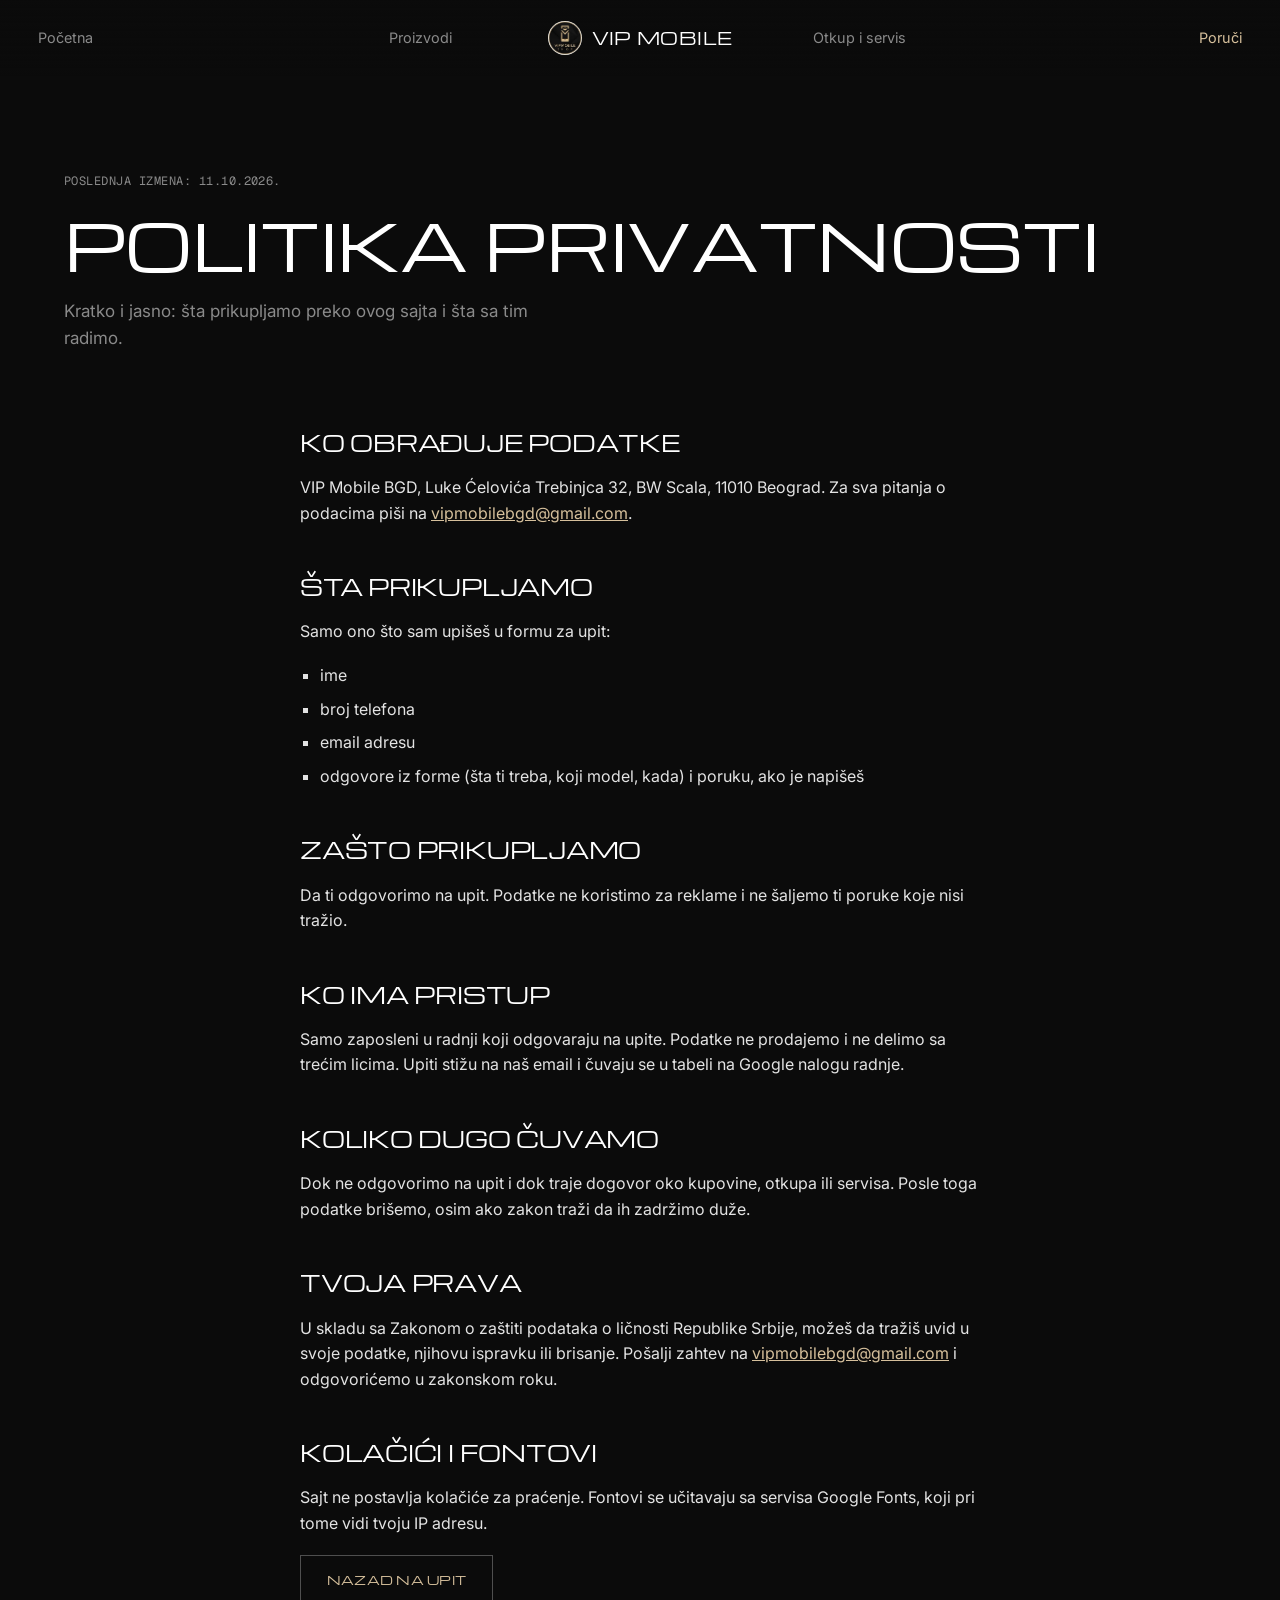
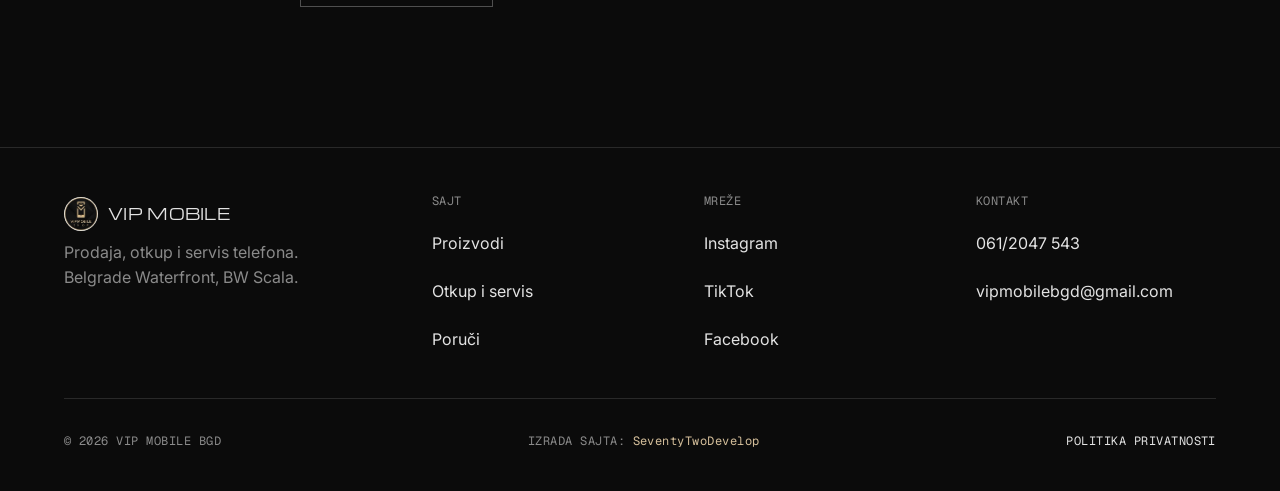
<file: privacy.html>
<!DOCTYPE html>
<html lang="sr-Latn">
<head>
  <meta charset="utf-8">
  <meta name="viewport" content="width=device-width, initial-scale=1.0">
  <title>Politika privatnosti | VIP Mobile Beograd</title>
  <meta name="description" content="Koje podatke VIP Mobile prikuplja preko forme za upit, kako ih koristi, koliko ih čuva i kako da zatražiš njihovo brisanje. Ažurirano 11.10.2026.">
  <!-- Demo adresa na Vercelu: zameni je pravim domenom kad ga kupis -->
  <link rel="canonical" href="https://vipmobilebgd.vercel.app/privacy.html">
  <meta name="theme-color" content="#0b0b0b">
  <link rel="icon" href="images/logo.jpg">
  <link rel="preconnect" href="https://fonts.googleapis.com">
  <link rel="preconnect" href="https://fonts.gstatic.com" crossorigin>
  <link href="https://fonts.googleapis.com/css2?family=Geist+Mono&family=Inter&family=Michroma&display=swap" rel="stylesheet">
  <link rel="stylesheet" href="styles.css">
</head>
<body>
  <a class="skip" href="#sadrzaj">Preskoči na sadržaj</a>

  <header class="nav">
    <div class="nav__inner">
      <a class="nav__logo" href="index.html" aria-label="VIP Mobile, početna">
        <img src="images/logo.jpg" alt="" width="34" height="34">VIP MOBILE
      </a>
      <nav class="nav__links" aria-label="Glavna navigacija">
        <a href="index.html">Početna</a>
        <a href="proizvodi.html">Proizvodi</a>
        <a href="index.html#usluge">Otkup i servis</a>
        <a href="contact.html">Poruči</a>
      </nav>
      <button class="nav__toggle" type="button" aria-expanded="false" aria-controls="menu" aria-label="Otvori meni">
        <span></span><span></span><span></span>
      </button>
    </div>
  </header>

  <nav class="menu" id="menu" aria-label="Mobilni meni">
    <a href="index.html">Početna</a>
    <a href="proizvodi.html">Proizvodi</a>
    <a href="index.html#usluge">Otkup i servis</a>
    <a href="index.html#poseta">Gde smo</a>
    <a href="contact.html">Poruči</a>
    <div class="menu__foot">
      <span class="mono">Pon-pet 10-20h, sub 10-18h</span>
      <a class="btn btn--gold" href="tel:+381612047543">Pozovi 061/2047 543</a>
    </div>
  </nav>

  <main id="sadrzaj">
    <section class="page-head">
      <div class="wrap page-head__body">
        <p class="mono">Poslednja izmena: 11.10.2026.</p>
        <h1 class="display h-xl">Politika privatnosti</h1>
        <p class="lead dim">Kratko i jasno: šta prikupljamo preko ovog sajta i šta sa tim radimo.</p>
      </div>
    </section>

    <div class="wrap prose">
      <h2 class="display h-md">Ko obrađuje podatke</h2>
      <p>VIP Mobile BGD, Luke Ćelovića Trebinjca 32, BW Scala, 11010 Beograd. Za sva pitanja o podacima piši na <a href="mailto:vipmobilebgd@gmail.com">vipmobilebgd@gmail.com</a>.</p>

      <h2 class="display h-md">Šta prikupljamo</h2>
      <p>Samo ono što sam upišeš u formu za upit:</p>
      <ul>
        <li>ime</li>
        <li>broj telefona</li>
        <li>email adresu</li>
        <li>odgovore iz forme (šta ti treba, koji model, kada) i poruku, ako je napišeš</li>
      </ul>

      <h2 class="display h-md">Zašto prikupljamo</h2>
      <p>Da ti odgovorimo na upit. Podatke ne koristimo za reklame i ne šaljemo ti poruke koje nisi tražio.</p>

      <h2 class="display h-md">Ko ima pristup</h2>
      <p>Samo zaposleni u radnji koji odgovaraju na upite. Podatke ne prodajemo i ne delimo sa trećim licima. Upiti stižu na naš email i čuvaju se u tabeli na Google nalogu radnje.</p>

      <h2 class="display h-md">Koliko dugo čuvamo</h2>
      <p>Dok ne odgovorimo na upit i dok traje dogovor oko kupovine, otkupa ili servisa. Posle toga podatke brišemo, osim ako zakon traži da ih zadržimo duže.</p>

      <h2 class="display h-md">Tvoja prava</h2>
      <p>U skladu sa Zakonom o zaštiti podataka o ličnosti Republike Srbije, možeš da tražiš uvid u svoje podatke, njihovu ispravku ili brisanje. Pošalji zahtev na <a href="mailto:vipmobilebgd@gmail.com">vipmobilebgd@gmail.com</a> i odgovorićemo u zakonskom roku.</p>

      <h2 class="display h-md">Kolačići i fontovi</h2>
      <p>Sajt ne postavlja kolačiće za praćenje. Fontovi se učitavaju sa servisa Google Fonts, koji pri tome vidi tvoju IP adresu.</p>

      <p><a class="btn btn--line" href="contact.html">Nazad na upit</a></p>
    </div>
  </main>

  <footer class="footer">
    <div class="wrap">
      <div class="footer__grid">
        <div class="footer__col">
          <a class="nav__logo" href="index.html"><img src="images/logo.jpg" alt="" width="34" height="34">VIP MOBILE</a>
          <p class="dim">Prodaja, otkup i servis telefona.<br>Belgrade Waterfront, BW Scala.</p>
        </div>
        <div class="footer__col">
          <p class="mono">Sajt</p>
          <a href="proizvodi.html">Proizvodi</a>
          <a href="index.html#usluge">Otkup i servis</a>
          <a href="contact.html">Poruči</a>
        </div>
        <div class="footer__col">
          <p class="mono">Mreže</p>
          <a href="https://www.instagram.com/vipmobile_bgd/" target="_blank" rel="noopener">Instagram</a>
          <a href="https://www.tiktok.com/@vip_mobile_bgd" target="_blank" rel="noopener">TikTok</a>
          <a href="https://www.facebook.com/p/VIP-Mobile-BGD-100093130002308/" target="_blank" rel="noopener">Facebook</a>
        </div>
        <div class="footer__col">
          <p class="mono">Kontakt</p>
          <a href="tel:+381612047543">061/2047 543</a>
          <a href="mailto:vipmobilebgd@gmail.com">vipmobilebgd@gmail.com</a>
        </div>
      </div>
      <div class="footer__bottom">
        <span class="mono">&copy; <span data-year>2026</span> VIP Mobile BGD</span>
        <span class="mono footer__credit">Izrada sajta: <a href="https://www.instagram.com/seventytwodevelop/" target="_blank" rel="noopener"><strong>SeventyTwoDevelop</strong></a></span>
        <a class="mono" href="privacy.html">Politika privatnosti</a>
      </div>
    </div>
  </footer>

  <!-- Traka na dnu ekrana, samo na telefonu -->
  <div class="dock">
    <a href="tel:+381612047543">Pozovi</a>
    <a class="dock__main" href="contact.html">Poruči</a>
  </div>

  <script src="main.js"></script>
</body>
</html>
</file>
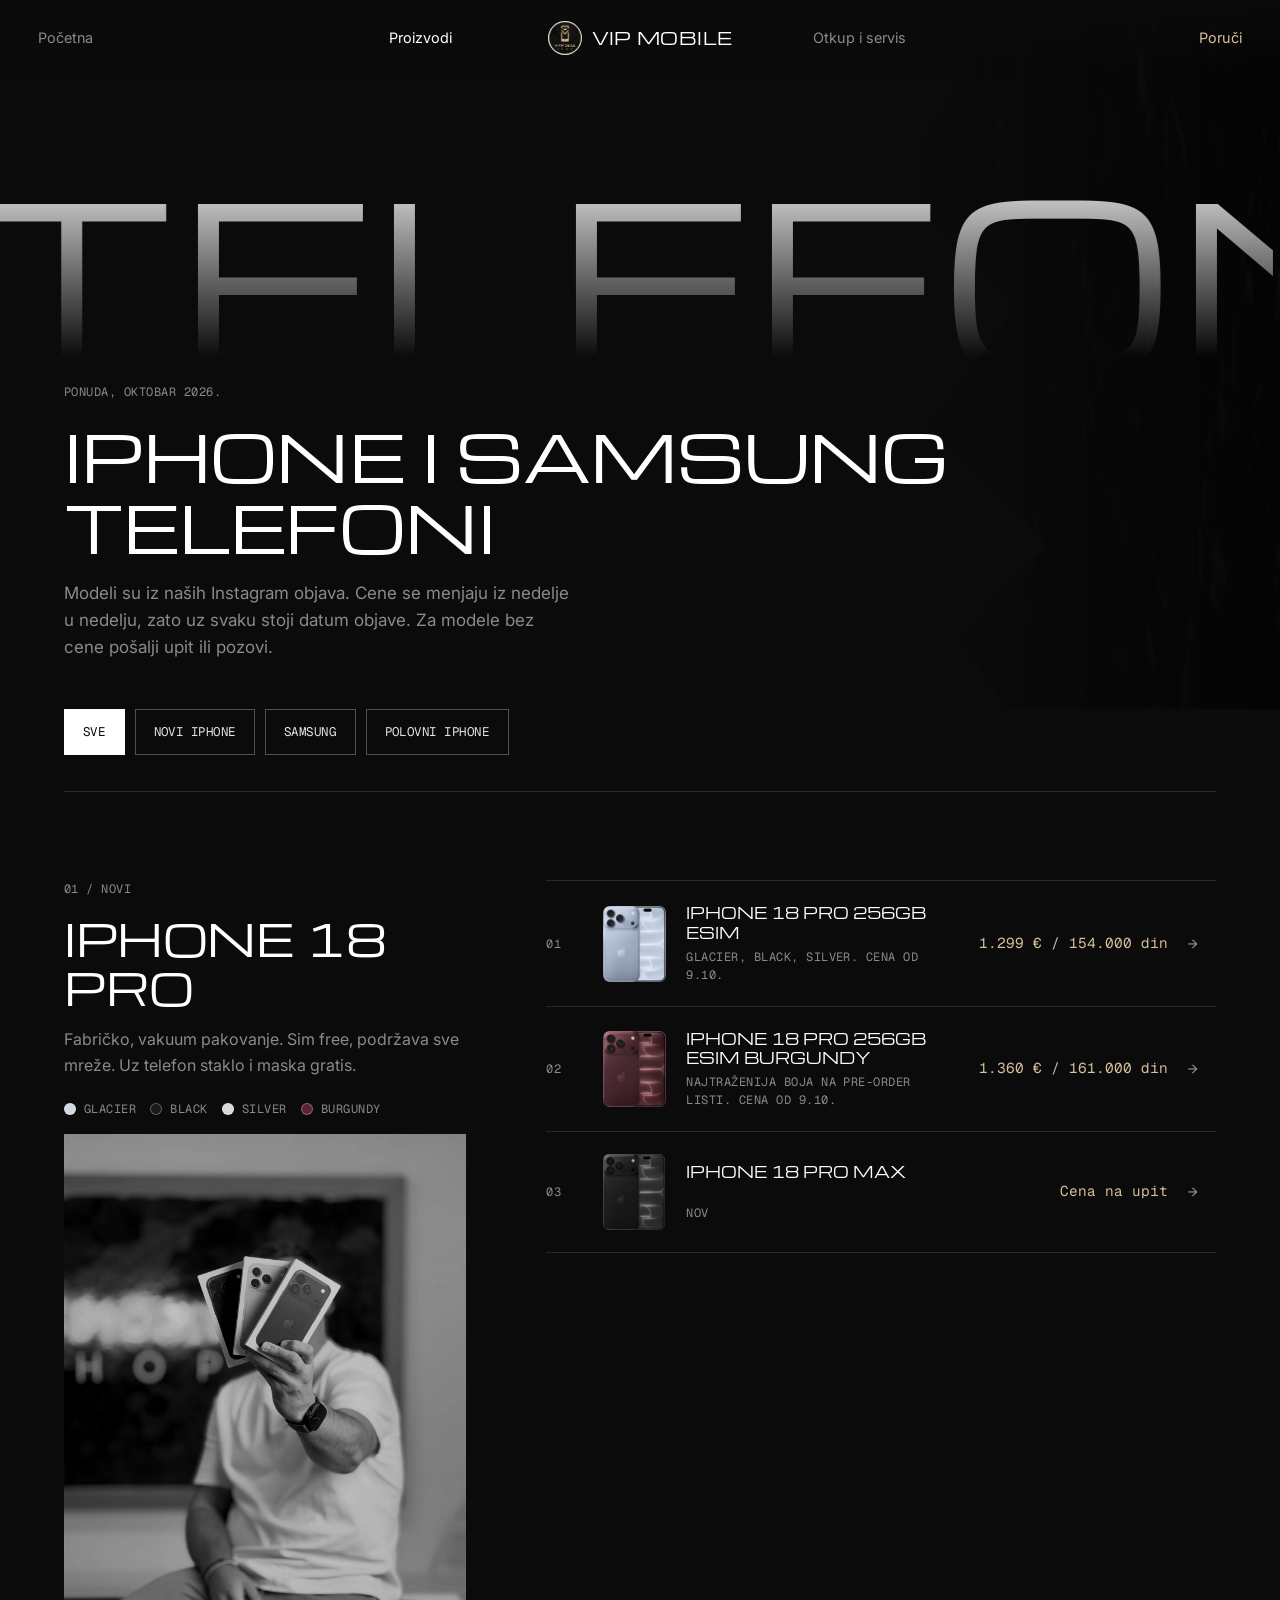
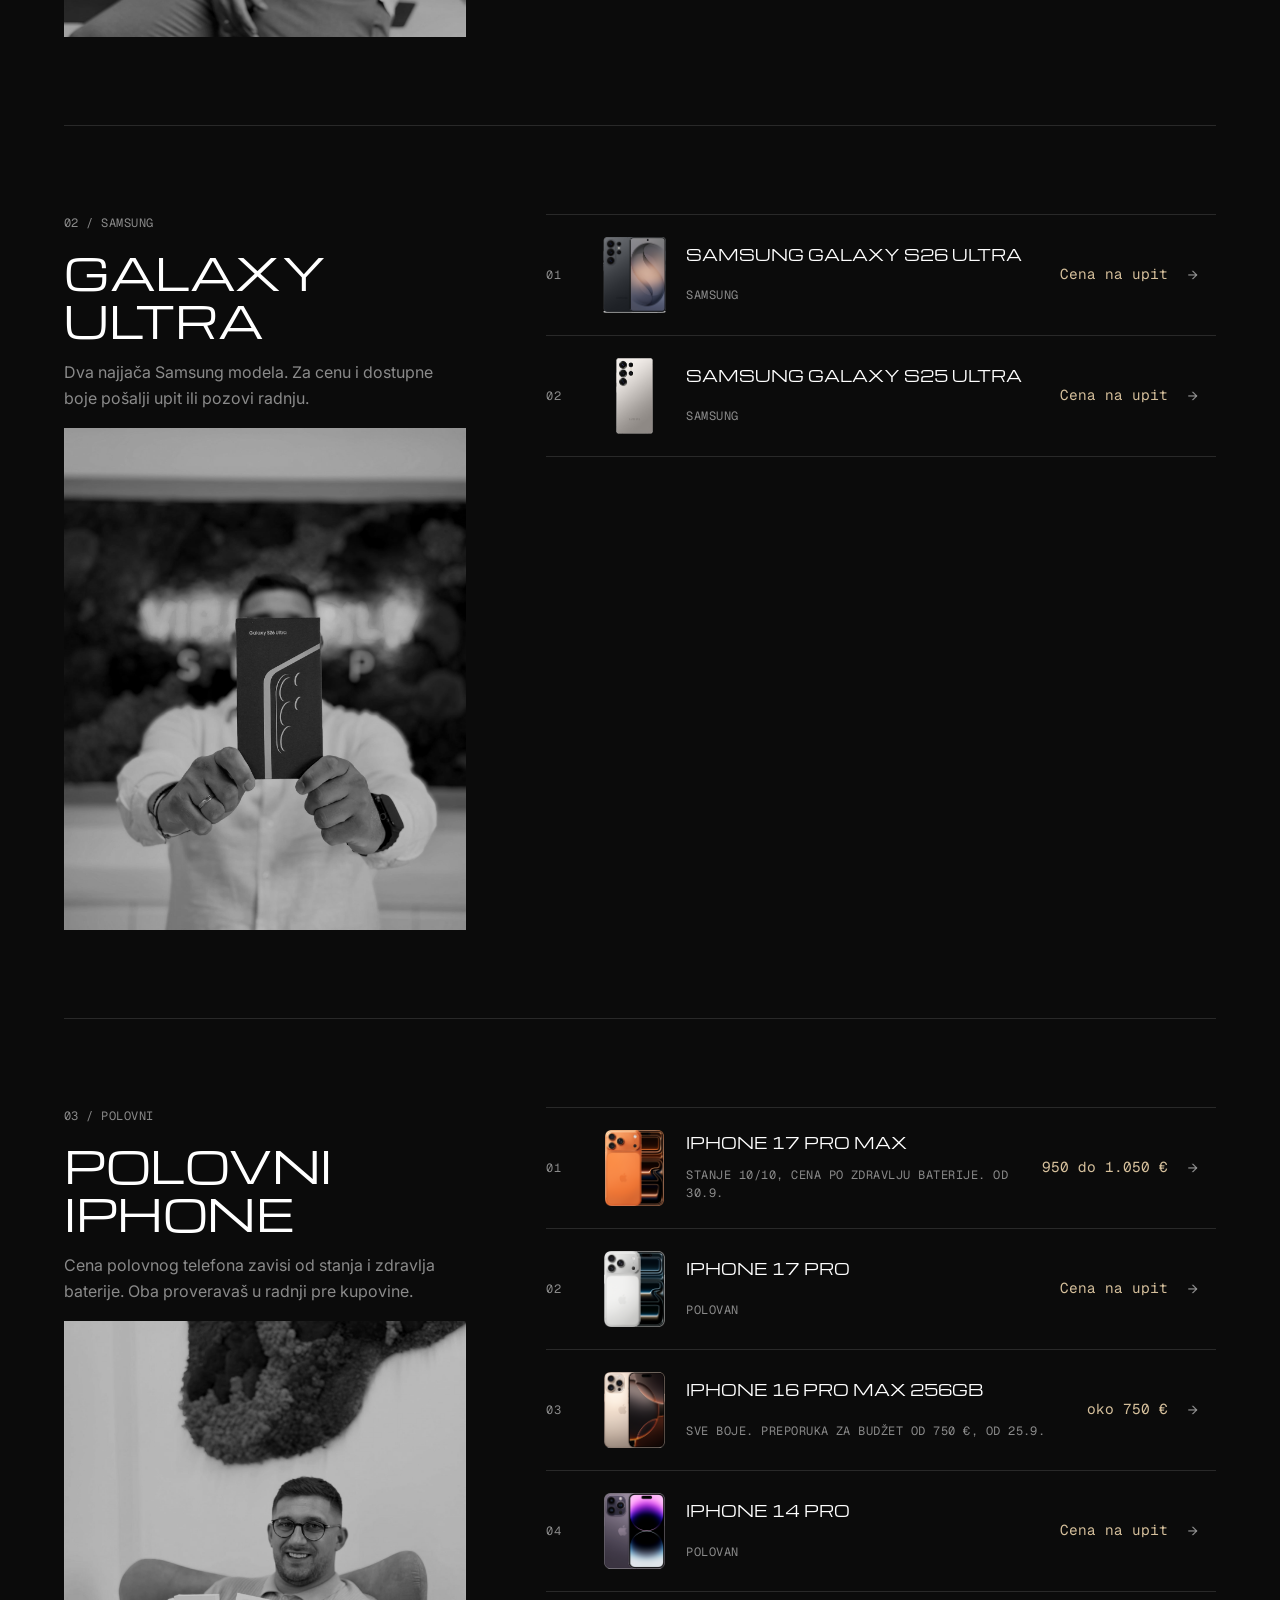
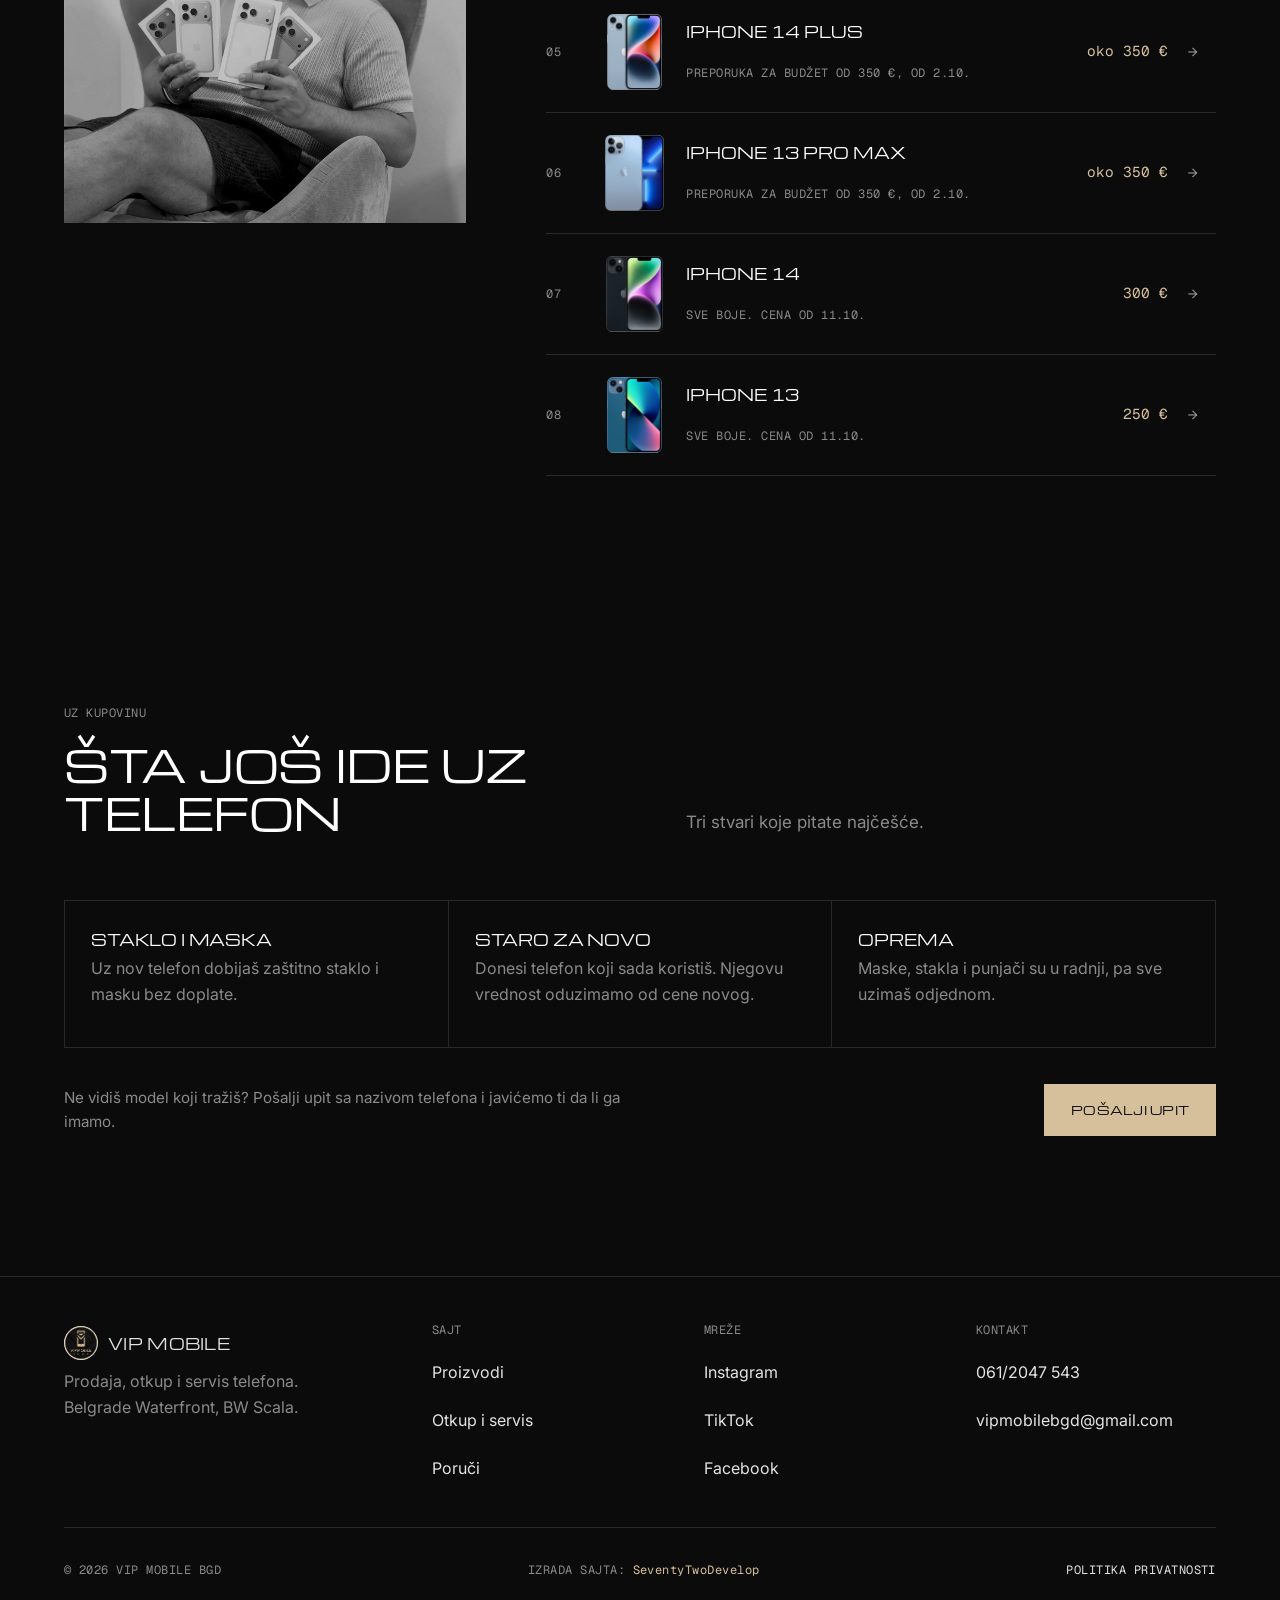
<file: proizvodi.html>
<!DOCTYPE html>
<html lang="sr-Latn">
<head>
  <meta charset="utf-8">
  <meta name="viewport" content="width=device-width, initial-scale=1.0">
  <title>iPhone i Samsung telefoni, modeli i cene | VIP Mobile</title>
  <meta name="description" content="Cela ponuda radnje VIP Mobile: novi iPhone 18 Pro od 1.299 €, Samsung Galaxy Ultra i polovni iPhone modeli od 250 €. Cene potvrdi pozivom pre dolaska.">
  <!-- Demo adresa na Vercelu: zameni je pravim domenom kad ga kupis -->
  <link rel="canonical" href="https://vipmobilebgd.vercel.app/proizvodi.html">
  <meta name="theme-color" content="#0b0b0b">
  <link rel="icon" href="images/logo.jpg">
  <link rel="preconnect" href="https://fonts.googleapis.com">
  <link rel="preconnect" href="https://fonts.gstatic.com" crossorigin>
  <link href="https://fonts.googleapis.com/css2?family=Geist+Mono&family=Inter&family=Michroma&display=swap" rel="stylesheet">
  <link rel="stylesheet" href="styles.css">
</head>
<body>
  <a class="skip" href="#sadrzaj">Preskoči na sadržaj</a>

  <header class="nav">
    <div class="nav__inner">
      <a class="nav__logo" href="index.html" aria-label="VIP Mobile, početna">
        <img src="images/logo.jpg" alt="" width="34" height="34">VIP MOBILE
      </a>
      <nav class="nav__links" aria-label="Glavna navigacija">
        <a href="index.html">Početna</a>
        <a href="proizvodi.html" aria-current="page">Proizvodi</a>
        <a href="index.html#usluge">Otkup i servis</a>
        <a href="contact.html">Poruči</a>
      </nav>
      <button class="nav__toggle" type="button" aria-expanded="false" aria-controls="menu" aria-label="Otvori meni">
        <span></span><span></span><span></span>
      </button>
    </div>
  </header>

  <nav class="menu" id="menu" aria-label="Mobilni meni">
    <a href="index.html">Početna</a>
    <a href="proizvodi.html">Proizvodi</a>
    <a href="index.html#usluge">Otkup i servis</a>
    <a href="index.html#poseta">Gde smo</a>
    <a href="contact.html">Poruči</a>
    <div class="menu__foot">
      <span class="mono">Pon-pet 10-20h, sub 10-18h</span>
      <a class="btn btn--gold" href="tel:+381612047543">Pozovi 061/2047 543</a>
    </div>
  </nav>

  <main id="sadrzaj">
    <section class="page-head">
      <div class="rock rock--r" data-rock="17"></div>
      <div class="ghost" data-drift="0.04" aria-hidden="true">Telefoni</div>
      <div class="wrap page-head__body">
        <p class="mono">Ponuda, oktobar 2026.</p>
        <h1 class="display h-xl">iPhone i Samsung telefoni</h1>
        <p class="lead dim">Modeli su iz naših Instagram objava. Cene se menjaju iz nedelje u nedelju, zato uz svaku stoji datum objave. Za modele bez cene pošalji upit ili pozovi.</p>
      </div>
    </section>

    <div class="wrap">
      <div class="filters" role="group" aria-label="Filter ponude">
        <button class="chip" type="button" data-filter="all" aria-pressed="true">Sve</button>
        <button class="chip" type="button" data-filter="novo" aria-pressed="false">Novi iPhone</button>
        <button class="chip" type="button" data-filter="samsung" aria-pressed="false">Samsung</button>
        <button class="chip" type="button" data-filter="polovno" aria-pressed="false">Polovni iPhone</button>
      </div>

      <!-- NOVI IPHONE -->
      <section class="group" data-cat="novo">
        <div class="group__side">
          <p class="mono">01 / Novi</p>
          <h2 class="display h-lg">iPhone 18 Pro</h2>
          <p class="dim">Fabričko, vakuum pakovanje. Sim free, podržava sve mreže. Uz telefon staklo i maska gratis.</p>
          <div class="swatches mono" aria-label="Boje modela iPhone 18 Pro">
            <span><i style="background:#cfd8e3"></i>Glacier</span>
            <span><i style="background:#1b1b1d"></i>Black</span>
            <span><i style="background:#d9d9d6"></i>Silver</span>
            <span><i style="background:#5b2430"></i>Burgundy</span>
          </div>
          <div class="group__img">
            <img src="images/iphone-18-pro-boje.jpg" alt="Tri iPhone 18 Pro telefona u crnoj, plavoj i burgundy boji u ruci, u radnji VIP Mobile" width="1350" height="1800" loading="lazy">
          </div>
        </div>
        <ol class="rows">
          <li class="row" data-img="images/telefoni/iphone-18-pro-glacier.png" data-color-name="Glacier">
            <a href="contact.html?model=iPhone%2018%20Pro%20256GB%20eSIM">
              <span class="row__n mono">01</span><span class="row__art"><img src="images/telefoni/iphone-18-pro-glacier.png" alt="iPhone 18 Pro 256GB eSIM, boja Glacier" width="530" height="640" loading="lazy"></span>
              <span class="row__name">iPhone 18 Pro 256GB eSIM</span>
              <span class="row__spec mono">Glacier, Black, Silver. Cena od 9.10.</span>
              <span class="row__price">1.299 € / 154.000 din</span><span class="row__go" aria-hidden="true"><b>Poruči</b> &rarr;</span>
            </a>
          </li>
          <li class="row" data-img="images/telefoni/iphone-18-pro-burgundy.png" data-color-name="Burgundy">
            <a href="contact.html?model=iPhone%2018%20Pro%20256GB%20eSIM%20Burgundy">
              <span class="row__n mono">02</span><span class="row__art"><img src="images/telefoni/iphone-18-pro-burgundy.png" alt="iPhone 18 Pro 256GB eSIM Burgundy, boja Burgundy" width="530" height="640" loading="lazy"></span>
              <span class="row__name">iPhone 18 Pro 256GB eSIM Burgundy</span>
              <span class="row__spec mono">Najtraženija boja na pre-order listi. Cena od 9.10.</span>
              <span class="row__price">1.360 € / 161.000 din</span><span class="row__go" aria-hidden="true"><b>Poruči</b> &rarr;</span>
            </a>
          </li>
          <li class="row" data-img="images/telefoni/iphone-18-pro-max-black.png" data-color-name="Black">
            <a href="contact.html?model=iPhone%2018%20Pro%20Max">
              <span class="row__n mono">03</span><span class="row__art"><img src="images/telefoni/iphone-18-pro-max-black.png" alt="iPhone 18 Pro Max, boja Black" width="523" height="640" loading="lazy"></span>
              <span class="row__name">iPhone 18 Pro Max</span>
              <span class="row__spec mono">Nov</span>
              <span class="row__price">Cena na upit</span><span class="row__go" aria-hidden="true"><b>Poruči</b> &rarr;</span>
            </a>
          </li>
        </ol>
      </section>

      <!-- SAMSUNG -->
      <section class="group" data-cat="samsung">
        <div class="group__side">
          <p class="mono">02 / Samsung</p>
          <h2 class="display h-lg">Galaxy Ultra</h2>
          <p class="dim">Dva najjača Samsung modela. Za cenu i dostupne boje pošalji upit ili pozovi radnju.</p>
          <div class="group__img">
            <img src="images/kutija-telefon-zeleni-zid.jpg" alt="Zapakovan Samsung Galaxy S25 Ultra u rukama, iza zeleni zid sa natpisom VIP Mobile Shop" width="1373" height="1800" loading="lazy">
          </div>
        </div>
        <ol class="rows">
          <li class="row" data-img="images/telefoni/galaxy-s26-ultra-black.png" data-color-name="Black">
            <a href="contact.html?model=Samsung%20Galaxy%20S26%20Ultra">
              <span class="row__n mono">01</span><span class="row__art"><img src="images/telefoni/galaxy-s26-ultra-black.png" alt="Samsung Galaxy S26 Ultra, boja Black" width="524" height="640" loading="lazy"></span>
              <span class="row__name">Samsung Galaxy S26 Ultra</span>
              <span class="row__spec mono">Samsung</span>
              <span class="row__price">Cena na upit</span><span class="row__go" aria-hidden="true"><b>Poruči</b> &rarr;</span>
            </a>
          </li>
          <li class="row" data-img="images/telefoni/galaxy-s25-ultra-gray.png" data-color-name="Titanium Gray">
            <a href="contact.html?model=Samsung%20Galaxy%20S25%20Ultra">
              <span class="row__n mono">02</span><span class="row__art"><img src="images/telefoni/galaxy-s25-ultra-gray.png" alt="Samsung Galaxy S25 Ultra, boja Titanium Gray" width="146" height="305" loading="lazy"></span>
              <span class="row__name">Samsung Galaxy S25 Ultra</span>
              <span class="row__spec mono">Samsung</span>
              <span class="row__price">Cena na upit</span><span class="row__go" aria-hidden="true"><b>Poruči</b> &rarr;</span>
            </a>
          </li>
        </ol>
      </section>

      <!-- POLOVNI IPHONE -->
      <section class="group" data-cat="polovno">
        <div class="group__side">
          <p class="mono">03 / Polovni</p>
          <h2 class="display h-lg">Polovni iPhone</h2>
          <p class="dim">Cena polovnog telefona zavisi od stanja i zdravlja baterije. Oba proveravaš u radnji pre kupovine.</p>
          <div class="group__img">
            <img src="images/vlasnik-sa-telefonima.jpg" alt="Vlasnik radnje VIP Mobile sedi i drži četiri iPhone telefona u narandžastoj i srebrnoj boji" width="1350" height="1800" loading="lazy">
          </div>
        </div>
        <ol class="rows">
          <li class="row" data-img="images/telefoni/iphone-17-pro-max-orange.png" data-color-name="Cosmic Orange">
            <a href="contact.html?model=iPhone%2017%20Pro%20Max">
              <span class="row__n mono">01</span><span class="row__art"><img src="images/telefoni/iphone-17-pro-max-orange.png" alt="iPhone 17 Pro Max, boja Cosmic Orange" width="498" height="640" loading="lazy"></span>
              <span class="row__name">iPhone 17 Pro Max</span>
              <span class="row__spec mono">Stanje 10/10, cena po zdravlju baterije. Od 30.9.</span>
              <span class="row__price">950 do 1.050 €</span><span class="row__go" aria-hidden="true"><b>Poruči</b> &rarr;</span>
            </a>
          </li>
          <li class="row" data-img="images/telefoni/iphone-17-pro-silver.png" data-color-name="Silver">
            <a href="contact.html?model=iPhone%2017%20Pro">
              <span class="row__n mono">02</span><span class="row__art"><img src="images/telefoni/iphone-17-pro-silver.png" alt="iPhone 17 Pro, boja Silver" width="516" height="640" loading="lazy"></span>
              <span class="row__name">iPhone 17 Pro</span>
              <span class="row__spec mono">Polovan</span>
              <span class="row__price">Cena na upit</span><span class="row__go" aria-hidden="true"><b>Poruči</b> &rarr;</span>
            </a>
          </li>
          <li class="row" data-img="images/telefoni/iphone-16-pro-max-desert.png" data-color-name="Desert Titanium">
            <a href="contact.html?model=iPhone%2016%20Pro%20Max%20256GB">
              <span class="row__n mono">03</span><span class="row__art"><img src="images/telefoni/iphone-16-pro-max-desert.png" alt="iPhone 16 Pro Max 256GB, boja Desert Titanium" width="509" height="640" loading="lazy"></span>
              <span class="row__name">iPhone 16 Pro Max 256GB</span>
              <span class="row__spec mono">Sve boje. Preporuka za budžet od 750 €, od 25.9.</span>
              <span class="row__price">oko 750 €</span><span class="row__go" aria-hidden="true"><b>Poruči</b> &rarr;</span>
            </a>
          </li>
          <li class="row" data-img="images/telefoni/iphone-14-pro-purple.png" data-color-name="Deep Purple">
            <a href="contact.html?model=iPhone%2014%20Pro">
              <span class="row__n mono">04</span><span class="row__art"><img src="images/telefoni/iphone-14-pro-purple.png" alt="iPhone 14 Pro, boja Deep Purple" width="518" height="640" loading="lazy"></span>
              <span class="row__name">iPhone 14 Pro</span>
              <span class="row__spec mono">Polovan</span>
              <span class="row__price">Cena na upit</span><span class="row__go" aria-hidden="true"><b>Poruči</b> &rarr;</span>
            </a>
          </li>
          <li class="row" data-img="images/telefoni/iphone-14-plus-blue.png" data-color-name="Blue">
            <a href="contact.html?model=iPhone%2014%20Plus">
              <span class="row__n mono">05</span><span class="row__art"><img src="images/telefoni/iphone-14-plus-blue.png" alt="iPhone 14 Plus, boja Blue" width="469" height="640" loading="lazy"></span>
              <span class="row__name">iPhone 14 Plus</span>
              <span class="row__spec mono">Preporuka za budžet od 350 €, od 2.10.</span>
              <span class="row__price">oko 350 €</span><span class="row__go" aria-hidden="true"><b>Poruči</b> &rarr;</span>
            </a>
          </li>
          <li class="row" data-img="images/telefoni/iphone-13-pro-max-blue.png" data-color-name="Sierra Blue">
            <a href="contact.html?model=iPhone%2013%20Pro%20Max">
              <span class="row__n mono">06</span><span class="row__art"><img src="images/telefoni/iphone-13-pro-max-blue.png" alt="iPhone 13 Pro Max, boja Sierra Blue" width="479" height="619" loading="lazy"></span>
              <span class="row__name">iPhone 13 Pro Max</span>
              <span class="row__spec mono">Preporuka za budžet od 350 €, od 2.10.</span>
              <span class="row__price">oko 350 €</span><span class="row__go" aria-hidden="true"><b>Poruči</b> &rarr;</span>
            </a>
          </li>
          <li class="row" data-img="images/telefoni/iphone-14-midnight.png" data-color-name="Midnight">
            <a href="contact.html?model=iPhone%2014">
              <span class="row__n mono">07</span><span class="row__art"><img src="images/telefoni/iphone-14-midnight.png" alt="iPhone 14, boja Midnight" width="482" height="640" loading="lazy"></span>
              <span class="row__name">iPhone 14</span>
              <span class="row__spec mono">Sve boje. Cena od 11.10.</span>
              <span class="row__price">300 €</span><span class="row__go" aria-hidden="true"><b>Poruči</b> &rarr;</span>
            </a>
          </li>
          <li class="row" data-img="images/telefoni/iphone-13-blue.png" data-color-name="Blue">
            <a href="contact.html?model=iPhone%2013">
              <span class="row__n mono">08</span><span class="row__art"><img src="images/telefoni/iphone-13-blue.png" alt="iPhone 13, boja Blue" width="469" height="640" loading="lazy"></span>
              <span class="row__name">iPhone 13</span>
              <span class="row__spec mono">Sve boje. Cena od 11.10.</span>
              <span class="row__price">250 €</span><span class="row__go" aria-hidden="true"><b>Poruči</b> &rarr;</span>
            </a>
          </li>
        </ol>
      </section>

      <!-- UZ KUPOVINU -->
      <section class="section" aria-labelledby="uz-kupovinu">
        <div class="section__head">
          <p class="mono">Uz kupovinu</p>
          <h2 class="display h-lg" id="uz-kupovinu">Šta još ide uz telefon</h2>
          <p class="lead dim">Tri stvari koje pitate najčešće.</p>
        </div>
        <ul class="extras">
          <li>
            <h3 class="display h-sm">Staklo i maska</h3>
            <p>Uz nov telefon dobijaš zaštitno staklo i masku bez doplate.</p>
          </li>
          <li>
            <h3 class="display h-sm">Staro za novo</h3>
            <p>Donesi telefon koji sada koristiš. Njegovu vrednost oduzimamo od cene novog.</p>
          </li>
          <li>
            <h3 class="display h-sm">Oprema</h3>
            <p>Maske, stakla i punjači su u radnji, pa sve uzimaš odjednom.</p>
          </li>
        </ul>
        <div class="catalog__foot">
          <p class="note">Ne vidiš model koji tražiš? Pošalji upit sa nazivom telefona i javićemo ti da li ga imamo.</p>
          <a class="btn btn--gold" href="contact.html">Pošalji upit</a>
        </div>
      </section>
    </div>
  </main>

  <footer class="footer">
    <div class="wrap">
      <div class="footer__grid">
        <div class="footer__col">
          <a class="nav__logo" href="index.html"><img src="images/logo.jpg" alt="" width="34" height="34">VIP MOBILE</a>
          <p class="dim">Prodaja, otkup i servis telefona.<br>Belgrade Waterfront, BW Scala.</p>
        </div>
        <div class="footer__col">
          <p class="mono">Sajt</p>
          <a href="proizvodi.html">Proizvodi</a>
          <a href="index.html#usluge">Otkup i servis</a>
          <a href="contact.html">Poruči</a>
        </div>
        <div class="footer__col">
          <p class="mono">Mreže</p>
          <a href="https://www.instagram.com/vipmobile_bgd/" target="_blank" rel="noopener">Instagram</a>
          <a href="https://www.tiktok.com/@vip_mobile_bgd" target="_blank" rel="noopener">TikTok</a>
          <a href="https://www.facebook.com/p/VIP-Mobile-BGD-100093130002308/" target="_blank" rel="noopener">Facebook</a>
        </div>
        <div class="footer__col">
          <p class="mono">Kontakt</p>
          <a href="tel:+381612047543">061/2047 543</a>
          <a href="mailto:vipmobilebgd@gmail.com">vipmobilebgd@gmail.com</a>
        </div>
      </div>
      <div class="footer__bottom">
        <span class="mono">&copy; <span data-year>2026</span> VIP Mobile BGD</span>
        <span class="mono footer__credit">Izrada sajta: <a href="https://www.instagram.com/seventytwodevelop/" target="_blank" rel="noopener"><strong>SeventyTwoDevelop</strong></a></span>
        <a class="mono" href="privacy.html">Politika privatnosti</a>
      </div>
    </div>
  </footer>

  <!-- Traka na dnu ekrana, samo na telefonu -->
  <div class="dock">
    <a href="tel:+381612047543">Pozovi</a>
    <a class="dock__main" href="contact.html">Poruči</a>
  </div>

  <script src="main.js"></script>
</body>
</html>
</file>
<file: styles.css>
/* VIP Mobile BGD
   Dizajn po uzoru na Stryde (crna podloga, široka tehno tipografija, mono oznake).
   Mobile-first: osnovni stilovi su za telefon, desktop u @media (min-width: 768px). */

:root {
  --bg: #0b0b0b;
  --bg-raise: #111111;
  --ink: #e3e3e3;
  --white: #ffffff;
  --mute: #8a8a8a;
  --line: rgba(255, 255, 255, 0.12);
  --line-strong: rgba(255, 255, 255, 0.28);
  --gold: #d6c09c; /* zlatna sa logoa, jedina CTA boja */

  --font-display: "Michroma", "Eurostile", "Arial Black", sans-serif;
  --font-body: "Inter", system-ui, -apple-system, "Segoe UI", sans-serif;
  --font-mono: "Geist Mono", ui-monospace, "SFMono-Regular", Menlo, monospace;

  --wrap: min(1160px, 90%);
  --section: 80px;
  --nav-h: 64px;
  --ease: cubic-bezier(0.22, 1, 0.36, 1);
}

*,
*::before,
*::after { box-sizing: border-box; }

html { scroll-behavior: smooth; -webkit-text-size-adjust: 100%; }

body {
  margin: 0;
  background: var(--bg);
  color: var(--ink);
  font-family: var(--font-body);
  font-size: 16px;
  line-height: 1.6;
  overflow-x: hidden;
  -webkit-font-smoothing: antialiased;
}

[hidden] { display: none !important; }
img, svg { max-width: 100%; display: block; }
a { color: inherit; }
ul, ol { margin: 0; padding: 0; list-style: none; }
h1, h2, h3, p { margin: 0; }
button { font: inherit; color: inherit; }

::selection { background: var(--gold); color: var(--bg); }

:focus-visible { outline: 2px solid var(--gold); outline-offset: 3px; }

.wrap { width: var(--wrap); margin-inline: auto; }

.sr-only {
  position: absolute; width: 1px; height: 1px; overflow: hidden;
  clip: rect(0 0 0 0); white-space: nowrap;
}

.skip {
  position: absolute; left: 12px; top: -80px; z-index: 200;
  background: var(--gold); color: var(--bg); padding: 12px 16px; text-decoration: none;
}
.skip:focus { top: 12px; }

/* ---------- Tipografija ---------- */

.display {
  font-family: var(--font-display);
  font-weight: 400;
  text-transform: uppercase;
  color: var(--white);
  line-height: 1.12;
  letter-spacing: -0.01em;
}

.h-xl { font-size: clamp(1.7rem, 5.4vw, 4rem); }
.h-lg { font-size: clamp(1.45rem, 3.6vw, 2.7rem); }
.h-md { font-size: clamp(1.05rem, 1.9vw, 1.4rem); line-height: 1.3; }
.h-sm { font-size: 0.95rem; line-height: 1.35; }

.mono {
  font-family: var(--font-mono);
  font-size: 0.75rem;
  line-height: 1.5;
  letter-spacing: 0.04em;
  text-transform: uppercase;
  color: var(--mute);
}
.mono--ink { color: var(--ink); }
.mono--gold { color: var(--gold); }

.lead { font-size: 1.0625rem; color: var(--ink); max-width: 46ch; }
.dim { color: var(--mute); }

/* Ogromna reč u pozadini sekcije */
.ghost {
  font-family: var(--font-display);
  font-size: clamp(3.4rem, 17.5vw, 15.5rem);
  line-height: 0.9;
  text-transform: uppercase;
  white-space: nowrap;
  color: transparent;
  background: linear-gradient(180deg, #e3e3e3 0%, rgba(227, 227, 227, 0.5) 45%, rgba(227, 227, 227, 0) 92%);
  -webkit-background-clip: text;
  background-clip: text;
  user-select: none;
  pointer-events: none;
  will-change: transform;
}

/* ---------- Dugmad ---------- */

.btn {
  display: inline-flex; align-items: center; justify-content: center; gap: 14px;
  min-height: 52px; padding: 0 26px;
  font-family: var(--font-display); font-size: 0.72rem; text-transform: uppercase; letter-spacing: 0.02em;
  text-decoration: none; border: 1px solid transparent; border-radius: 0; cursor: pointer;
  transition: background-color 0.25s, color 0.25s, border-color 0.25s;
}
.btn--gold { background: var(--gold); color: var(--bg); }
.btn--gold:hover { background: var(--white); }
.btn--line { border-color: var(--line-strong); color: var(--white); background: transparent; }
.btn--line:hover { border-color: var(--white); background: var(--white); color: var(--bg); }
.btn[disabled] { opacity: 0.5; cursor: not-allowed; }

/* Dugme sa strelicom u posebnoj ćeliji, kao u uzoru */
.btn-split {
  display: inline-grid; grid-template-columns: 56px auto; align-items: stretch;
  min-height: 56px; text-decoration: none; border: 1px solid var(--line-strong);
}
.btn-split__arrow {
  display: grid; place-items: center; color: var(--white); overflow: hidden;
  font-family: var(--font-mono); font-size: 1rem;
}
.btn-split__arrow span { display: block; transition: transform 0.35s var(--ease); }
.btn-split__label {
  display: flex; align-items: center; padding: 0 28px; background: var(--white); color: var(--bg);
  font-family: var(--font-display); font-size: 0.72rem; text-transform: uppercase;
  transition: background-color 0.25s;
}
.btn-split:hover .btn-split__arrow span { transform: translateX(6px); }
.btn-split:hover .btn-split__label { background: var(--gold); }

/* ---------- Navigacija ---------- */

.nav {
  position: fixed; inset: 0 0 auto 0; z-index: 100; height: var(--nav-h);
  background: linear-gradient(180deg, rgba(11, 11, 11, 0.92), rgba(11, 11, 11, 0));
  transition: background-color 0.3s;
}
.nav.is-solid { background: rgba(11, 11, 11, 0.94); border-bottom: 1px solid var(--line); }
.nav__inner {
  width: min(1400px, 94%); height: 100%; margin-inline: auto;
  display: flex; align-items: center; justify-content: space-between;
}
.nav__logo {
  display: inline-flex; align-items: center; gap: 10px; text-decoration: none;
  font-family: var(--font-display); font-size: 0.95rem; color: var(--white); letter-spacing: 0.02em;
  min-height: 44px;
}
.nav__logo img { width: 34px; height: 34px; border-radius: 50%; }
.nav__links { display: none; }
.nav__toggle {
  width: 48px; height: 48px; background: none; border: 0; padding: 0; cursor: pointer;
  display: grid; place-content: center; gap: 6px;
}
.nav__toggle span { display: block; width: 26px; height: 2px; background: var(--white); transition: transform 0.3s var(--ease), opacity 0.2s; }
.nav__toggle[aria-expanded="true"] span:nth-child(1) { transform: translateY(8px) rotate(45deg); }
.nav__toggle[aria-expanded="true"] span:nth-child(2) { opacity: 0; }
.nav__toggle[aria-expanded="true"] span:nth-child(3) { transform: translateY(-8px) rotate(-45deg); }

.menu {
  position: fixed; inset: var(--nav-h) 0 0 0; z-index: 99; background: var(--bg);
  padding: 24px 5% 40px; display: flex; flex-direction: column; overflow-y: auto;
  visibility: hidden; opacity: 0; transform: translateY(-12px);
  transition: opacity 0.3s, transform 0.3s var(--ease), visibility 0s 0.3s;
}
.menu.is-open { visibility: visible; opacity: 1; transform: none; transition-delay: 0s; }
.menu a {
  display: flex; align-items: center; justify-content: space-between; min-height: 64px;
  border-bottom: 1px solid var(--line); text-decoration: none;
  font-family: var(--font-display); font-size: 1.05rem; text-transform: uppercase; color: var(--white);
}
.menu a::after { content: "\2192"; font-family: var(--font-mono); color: var(--mute); }
.menu__foot { margin-top: auto; padding-top: 32px; display: grid; gap: 10px; }
.menu a.btn { justify-content: center; border-bottom: 0; font-size: 0.8rem; color: var(--bg); white-space: nowrap; }
.menu a.btn::after { content: none; }
body.menu-open { overflow: hidden; }

/* ---------- Kamen i zrno (generisano SVG filterom, bez fotografija) ---------- */

.defs { position: absolute; width: 0; height: 0; }

.rock { position: absolute; top: 0; bottom: 0; width: 38%; pointer-events: none; opacity: 0.6; z-index: -1; }
.rock svg { width: 100%; height: 100%; }
.rock--l { left: 0; -webkit-mask-image: linear-gradient(90deg, #000 0%, transparent 74%); mask-image: linear-gradient(90deg, #000 0%, transparent 74%); }
.rock--r { right: 0; transform: scaleX(-1); -webkit-mask-image: linear-gradient(90deg, #000 0%, transparent 74%); mask-image: linear-gradient(90deg, #000 0%, transparent 74%); }

.ridge { position: absolute; left: 0; right: 0; bottom: -1px; height: 34%; pointer-events: none; }
.ridge svg { width: 100%; height: 100%; }

.fade-b::after {
  content: ""; position: absolute; left: 0; right: 0; bottom: 0; height: 30%;
  background: linear-gradient(180deg, transparent, var(--bg)); pointer-events: none;
}

/* ---------- Telefon (fotografija proizvoda sa providnom pozadinom) ---------- */

.phone img { width: 100%; height: auto; filter: drop-shadow(0 40px 60px rgba(0, 0, 0, 0.7)); }

/* ---------- Hero ---------- */

.hero {
  position: relative; min-height: 100svh; padding: calc(var(--nav-h) + 28px) 0 48px;
  display: flex; flex-direction: column; overflow: hidden; isolation: isolate;
}
.hero__ghost { position: absolute; left: 50%; top: 21%; transform: translateX(-50%); z-index: -1; }
.hero__ghost .ghost { font-size: clamp(2.4rem, 10.5vw, 9.5rem); }
.hero .btn { white-space: nowrap; }
.hero__phone { width: min(58vw, 250px); margin: 8px auto 28px; will-change: transform; }
.hero__body { margin-top: auto; padding-top: 28px; display: grid; gap: 22px; position: relative; z-index: 2; }
.hero__title { max-width: 16ch; }
.hero__copy { display: grid; gap: 14px; }
.hero__cta { display: grid; gap: 12px; }
.hero__meta { display: grid; grid-template-columns: 1fr 1fr; gap: 18px 16px; padding-top: 22px; border-top: 1px solid var(--line); }
.hero__meta li:last-child { grid-column: 1 / -1; }

/* ---------- Sekcije ---------- */

.section { position: relative; padding: var(--section) 0; }
.section__head { display: grid; gap: 18px; margin-bottom: 44px; }
.rule { border: 0; border-top: 1px solid var(--line); margin: 0; }

/* O nama: tekst koji se pali reč po reč */
.manifest { overflow: hidden; }
.manifest__text {
  font-family: var(--font-display); text-transform: uppercase; color: var(--white);
  font-size: clamp(1.02rem, 2.5vw, 1.9rem); line-height: 1.45; text-align: center;
  max-width: 30ch; margin: 22px auto 40px;
}
.manifest__text .w { opacity: 0.2; transition: opacity 0.35s linear; }
.manifest__text .w.on { opacity: 1; }
.manifest__cta { display: flex; justify-content: center; }
.manifest .mono { text-align: center; }

/* ---------- Ponuda ---------- */

.catalog { overflow: hidden; }
.catalog__ghost { margin: 0 0 -0.16em -2%; }
.catalog__grid { display: grid; gap: 40px; }
.catalog__stage { display: none; }

.rows { border-top: 1px solid var(--line); }
.row { border-bottom: 1px solid var(--line); }
.row a {
  display: grid; grid-template-columns: 34px 1fr auto; grid-template-areas: "art name go" "art spec go" "art price go";
  grid-template-columns: 56px 1fr auto;
  column-gap: 16px; align-items: center; padding: 18px 0; min-height: 72px; text-decoration: none;
  transition: padding 0.35s var(--ease), background-color 0.3s;
}
.row__n { display: none; }
.row__art { grid-area: art; width: 56px; height: 64px; display: grid; place-items: center; }
.row__art img { max-height: 64px; width: auto; max-width: 100%; }
.row__name { grid-area: name; font-family: var(--font-display); font-size: 0.86rem; text-transform: uppercase; color: var(--white); line-height: 1.3; }
.row__spec { grid-area: spec; }
.row__price { grid-area: price; font-family: var(--font-mono); font-size: 0.9rem; color: var(--gold); margin-top: 4px; }
.row__go { grid-area: go; font-family: var(--font-mono); color: var(--mute); transition: transform 0.35s var(--ease), color 0.3s; }
.row a:hover .row__go, .row a:focus-visible .row__go { transform: translateX(6px); color: var(--white); }
.row.is-hidden { display: none; }

.catalog__foot { margin-top: 36px; display: grid; gap: 18px; }
.note { font-size: 0.95rem; color: var(--mute); max-width: 56ch; }

/* ---------- Radnja: fotografija preko cele širine ---------- */

.shop { position: relative; min-height: 92svh; display: flex; align-items: flex-end; padding: 0 0 56px; overflow: hidden; isolation: isolate; }
.shop__img { position: absolute; inset: 0; width: 100%; height: 100%; object-fit: cover; object-position: 50% 22%; z-index: -2; filter: grayscale(1) contrast(1.08) brightness(0.62); }
.shop::before { content: ""; position: absolute; inset: 0; z-index: -1; background: linear-gradient(180deg, var(--bg) 0%, rgba(11, 11, 11, 0) 22%, rgba(11, 11, 11, 0.1) 50%, rgba(11, 11, 11, 0.95) 100%); }
.shop__inner { display: grid; gap: 28px; }
.shop__card { background: var(--white); color: var(--bg); padding: 22px; display: grid; gap: 10px; max-width: 340px; }
.shop__card .display { color: var(--bg); }
.shop__card p { font-size: 0.95rem; color: #333; }
.shop__card a {
  display: flex; justify-content: space-between; align-items: center; min-height: 48px; margin-top: 6px; padding: 0 16px;
  background: var(--bg); color: var(--white); text-decoration: none;
  font-family: var(--font-display); font-size: 0.68rem; text-transform: uppercase;
}
.shop__card a:hover { background: #2a2a2a; }

/* ---------- Koraci ---------- */

.steps { overflow: hidden; isolation: isolate; }
.steps .rock { opacity: 0.5; width: 30%; }
.steps__track { display: grid; gap: 0; border-top: 1px solid var(--line); position: relative; }
.step { display: grid; grid-template-columns: 96px 1fr; gap: 20px; padding: 28px 0; border-bottom: 1px solid var(--line); align-items: start; }
.step__media { aspect-ratio: 3 / 4; overflow: hidden; background: var(--bg-raise); display: grid; place-items: center; }
.step__media img { width: 100%; height: 100%; object-fit: cover; filter: grayscale(1) contrast(1.05) brightness(0.8); transition: filter 0.5s; }
.step:hover .step__media img { filter: none; }
.step__media--phone { background: radial-gradient(60% 55% at 50% 45%, rgba(255, 255, 255, 0.1), transparent 72%), var(--bg-raise); }
/* Slika telefona se smešta unutar okvira: apsolutno, da visina okvira ne zavisi od slike */
.step__media--phone { position: relative; }
.step__media--phone img { position: absolute; inset: 0; width: 100%; height: 100%; padding: 8%; object-fit: contain; }
.step__n { font-family: var(--font-display); font-size: 1.3rem; color: var(--white); }
.step__body { display: grid; gap: 12px; }
.step__body p { color: var(--mute); font-size: 0.98rem; }

/* ---------- Traka sa modelima ---------- */

.marquee { overflow: hidden; border-block: 1px solid var(--line); padding: 22px 0; }
.marquee__track { display: flex; width: max-content; animation: slide 38s linear infinite; }
.marquee__track span { font-family: var(--font-display); font-size: 0.82rem; text-transform: uppercase; color: var(--mute); padding: 0 26px; white-space: nowrap; }
.marquee__track span::after { content: "/"; margin-left: 52px; color: var(--line-strong); }
@keyframes slide { to { transform: translateX(-50%); } }

/* ---------- Usluge: mreža sa tankim linijama ---------- */

.services { overflow: hidden; }
.grid6 { display: grid; border-top: 1px solid var(--line); border-left: 1px solid var(--line); background: rgba(11, 11, 11, 0.72); position: relative; }
.cell { padding: 26px 22px 34px; border-right: 1px solid var(--line); border-bottom: 1px solid var(--line); display: grid; gap: 14px; align-content: start; transition: background-color 0.35s; }
.cell:hover { background: rgba(255, 255, 255, 0.04); }
.cell__n { font-family: var(--font-display); font-size: 0.9rem; color: var(--mute); margin-bottom: 22px; }
.cell p { color: var(--mute); font-size: 0.98rem; }

/* ---------- Brojke ---------- */

.proof__grid { display: grid; gap: 36px; }
.proof__big { font-family: var(--font-display); font-size: clamp(5rem, 22vw, 13rem); line-height: 0.9; color: var(--white); }
.proof__list { border-top: 1px solid var(--line); }
.proof__list li { display: flex; justify-content: space-between; align-items: baseline; gap: 16px; padding: 18px 0; border-bottom: 1px solid var(--line); }
.proof__list strong { font-family: var(--font-display); font-weight: 400; font-size: 1.15rem; color: var(--white); }
.proof__img { aspect-ratio: 4 / 5; overflow: hidden; }
.proof__img img { width: 100%; height: 100%; object-fit: cover; object-position: 50% 30%; filter: grayscale(1) contrast(1.05) brightness(0.85); }

/* ---------- Poseta ---------- */

.visit { overflow: hidden; padding-bottom: 0; isolation: isolate; }
.visit__ghost { text-align: center; margin-bottom: -0.2em; }
.visit__grid { display: grid; gap: 40px; position: relative; z-index: 2; }
.visit__phone { width: min(58vw, 250px); margin-inline: auto; }
.visit__info { display: grid; gap: 26px; }
.facts { display: grid; gap: 18px; border-top: 1px solid var(--line); padding-top: 22px; }
.facts dt { margin-bottom: 2px; }
.facts dd { margin: 0; color: var(--white); }
.facts a { text-decoration: none; display: inline-flex; align-items: center; min-height: 44px; }
.facts a:hover { color: var(--gold); }
.visit__cta { display: grid; gap: 12px; }
.visit .ridge { position: relative; height: 180px; margin-top: 40px; }

/* ---------- Footer ---------- */

.footer { border-top: 1px solid var(--line); padding: 44px 0 28px; }
.footer__grid { display: grid; gap: 32px; }
.footer__col { display: grid; gap: 4px; align-content: start; }
.footer__col .mono { margin-bottom: 8px; }
.footer a { text-decoration: none; display: inline-flex; align-items: center; min-height: 44px; color: var(--ink); }
.footer a:hover { color: var(--gold); }
.footer__bottom { margin-top: 36px; padding-top: 20px; border-top: 1px solid var(--line); display: flex; flex-wrap: wrap; gap: 8px 24px; justify-content: space-between; align-items: center; }

.footer__credit strong { font-weight: 400; color: var(--gold); text-transform: none; }
.footer__credit a:hover strong { color: var(--white); }

/* ---------- Podstrane ---------- */

.page-head { position: relative; padding: calc(var(--nav-h) + 56px) 0 48px; overflow: hidden; isolation: isolate; }
.page-head .ghost { margin: 0 0 0.04em -2%; }
.page-head__body { display: grid; gap: 18px; position: relative; }

/* Proizvodi */
.filters { display: flex; flex-wrap: wrap; gap: 10px; margin-bottom: 36px; }
.chip {
  min-height: 46px; padding: 0 18px; background: transparent; border: 1px solid var(--line-strong); cursor: pointer;
  font-family: var(--font-mono); font-size: 0.78rem; text-transform: uppercase; letter-spacing: 0.04em; color: var(--ink);
  transition: background-color 0.25s, color 0.25s, border-color 0.25s;
}
.chip:hover { border-color: var(--white); }
.chip[aria-pressed="true"] { background: var(--white); color: var(--bg); border-color: var(--white); }

.group { padding: 56px 0; border-top: 1px solid var(--line); display: grid; gap: 28px; }
.group.is-hidden { display: none; }
.group__side { display: grid; gap: 16px; align-content: start; }
.group__img { aspect-ratio: 4 / 5; overflow: hidden; max-width: 420px; }
.group__img img { width: 100%; height: 100%; object-fit: cover; filter: grayscale(1) contrast(1.05) brightness(0.85); transition: filter 0.5s; }
.group__img:hover img { filter: none; }
.swatches { display: flex; flex-wrap: wrap; gap: 8px 14px; margin-top: 6px; }
.swatches span { display: inline-flex; align-items: center; gap: 8px; }
.swatches i { width: 12px; height: 12px; border-radius: 50%; border: 1px solid var(--line-strong); display: inline-block; }

.extras { display: grid; gap: 0; border-top: 1px solid var(--line); }
.extras li { padding: 20px 0; border-bottom: 1px solid var(--line); display: grid; gap: 6px; }
.extras p { color: var(--mute); }

/* Kontakt i forma u koracima */
.contact { display: grid; gap: 48px; padding-bottom: var(--section); }
.contact__side { display: grid; gap: 26px; align-content: start; }
.contact .wizard { order: -1; } /* na telefonu forma ide prva */
.contact__img { aspect-ratio: 4 / 3; overflow: hidden; }
.contact__img img { width: 100%; height: 100%; object-fit: cover; object-position: 50% 28%; filter: grayscale(1) contrast(1.05) brightness(0.8); }

.wizard { border: 1px solid var(--line); background: var(--bg-raise); padding: 24px 20px 28px; }
.wizard__top { display: flex; justify-content: space-between; align-items: center; gap: 16px; margin-bottom: 26px; }
.dots { display: flex; gap: 8px; }
.dots li { width: 34px; height: 3px; background: var(--line); transition: background-color 0.3s; }
.dots li.is-done { background: var(--gold); }
.wstep { display: none; border: 0; padding: 0; margin: 0; min-width: 0; }
.wstep.is-active { display: block; animation: stepin 0.4s var(--ease); }
@keyframes stepin { from { opacity: 0; transform: translateY(10px); } }
.wstep legend { padding: 0; margin-bottom: 22px; }
.choices { display: grid; gap: 10px; }
.choice {
  display: flex; justify-content: space-between; align-items: center; gap: 16px; width: 100%; min-height: 60px; padding: 12px 18px;
  background: transparent; border: 1px solid var(--line-strong); text-align: left; cursor: pointer;
  font-family: var(--font-display); font-size: 0.78rem; text-transform: uppercase; color: var(--white);
  transition: background-color 0.2s, border-color 0.2s, color 0.2s;
}
.choice::after { content: "\2192"; font-family: var(--font-mono); color: var(--mute); }
.choice:hover { border-color: var(--white); }
.choice[aria-pressed="true"] { background: var(--white); color: var(--bg); border-color: var(--white); }
.field { display: grid; gap: 8px; margin-bottom: 18px; }
.field label { font-family: var(--font-mono); font-size: 0.75rem; text-transform: uppercase; letter-spacing: 0.04em; color: var(--mute); }
.field input, .field textarea {
  width: 100%; min-height: 52px; padding: 12px 14px; background: var(--bg); color: var(--white);
  border: 1px solid var(--line-strong); border-radius: 0; font: inherit; font-size: 1rem;
}
.field textarea { min-height: 120px; resize: vertical; }
.field input:focus, .field textarea:focus { outline: none; border-color: var(--gold); }
.field .err { color: #ff9b8f; font-size: 0.9rem; min-height: 0; }
.wizard__nav { display: flex; gap: 12px; margin-top: 26px; flex-wrap: wrap; }
.wizard__nav .btn { flex: 1 1 140px; }
.wizard__msg { margin-top: 18px; color: #ff9b8f; }
.wizard__done { display: none; gap: 16px; padding: 12px 0; }
.wizard.is-sent .wizard__done { display: grid; }
.wizard.is-sent form, .wizard.is-sent .wizard__top { display: none; }
.hp { position: absolute; left: -9999px; }

/* Politika privatnosti */
.prose { max-width: 68ch; padding-bottom: var(--section); display: grid; gap: 18px; }
.prose h2 { margin-top: 28px; }
.prose p, .prose li { color: var(--ink); }
.prose ul { list-style: square; padding-left: 20px; display: grid; gap: 8px; }
.prose a { color: var(--gold); }

/* ---------- Poručivanje: izabrani telefon i slanje porukom ---------- */

.order { display: grid; grid-template-columns: 72px 1fr; column-gap: 16px; align-items: center; padding: 14px 14px 4px; margin-bottom: 24px; border: 1px solid var(--gold); background: rgba(214, 192, 156, 0.06); }
.order img { width: 72px; height: 84px; object-fit: contain; grid-row: 1 / span 2; align-self: start; }
.order__text { display: grid; gap: 4px; min-width: 0; }
.order__price { font-family: var(--font-mono); font-size: 0.9rem; color: var(--gold); }
.order__change { grid-column: 2; color: var(--ink); min-height: 44px; display: inline-flex; align-items: center; justify-self: start; text-underline-offset: 4px; }

.quick { margin-top: 22px; padding-top: 20px; border-top: 1px solid var(--line); display: grid; gap: 12px; }
.quick__btns { display: grid; grid-template-columns: 1fr 1fr; gap: 10px; }

/* ---------- Traka na dnu ekrana (telefon) ---------- */

.dock {
  position: fixed; left: 0; right: 0; bottom: 0; z-index: 90;
  display: grid; grid-template-columns: 1fr 1fr; gap: 1px;
  background: var(--line-strong); border-top: 1px solid var(--line-strong);
  padding-bottom: env(safe-area-inset-bottom);
}
.dock a {
  min-height: 56px; display: flex; align-items: center; justify-content: center;
  background: rgba(11, 11, 11, 0.97); color: var(--white); text-decoration: none;
  font-family: var(--font-display); font-size: 0.74rem; text-transform: uppercase;
}
.dock a.dock__main { background: var(--gold); color: var(--bg); }
body { padding-bottom: calc(57px + env(safe-area-inset-bottom)); }
body.menu-open .dock { display: none; }

/* ---------- Samo telefon: zbijeniji i pregledniji raspored ---------- */

@media (max-width: 767.98px) {
  :root { --section: 64px; }

  .section__head { margin-bottom: 32px; gap: 14px; }
  .ghost { font-size: clamp(3rem, 15vw, 6rem); }

  /* Hero: telefon, naslov, jedno dugme, kratak opis, podaci u redovima */
  .hero { min-height: 0; padding-bottom: 36px; }
  .hero__phone { width: min(50vw, 210px); margin-bottom: 20px; }
  .hero__body { gap: 18px; padding-top: 0; }
  .hero__cta { order: 2; }
  .hero__cta .btn--line { display: none; } /* poziv je u traci na dnu */
  .hero__copy { order: 3; }
  .hero__copy .dim { display: none; }
  .hero__meta { order: 4; grid-template-columns: 1fr; gap: 0; padding-top: 0; }
  .hero__meta li { display: flex; justify-content: space-between; align-items: baseline; gap: 16px; padding: 12px 0; border-bottom: 1px solid var(--line); }
  .hero__meta li br { display: none; }
  .hero__meta li span:last-child { text-align: right; }

  .manifest__text { margin: 18px auto 30px; }

  /* Ponuda: veća slika, cena i jasno dugme u svakom redu */
  .row a { grid-template-columns: 68px 1fr; grid-template-areas: "art name" "art spec" "art price" "art go"; column-gap: 16px; padding: 16px 0; }
  .row__art { width: 68px; height: 82px; align-self: start; }
  .row__art img { max-height: 82px; }
  .row__name { font-size: 0.9rem; }
  .row__price { font-size: 1.05rem; margin-top: 6px; }
  .row__go { margin-top: 10px; justify-self: start; display: inline-flex; align-items: center; gap: 8px; min-height: 36px; padding: 0 14px; border: 1px solid var(--line-strong); color: var(--white); font-size: 0.8rem; }
  .row__go b { font-family: var(--font-display); font-weight: 400; font-size: 0.66rem; text-transform: uppercase; }

  .shop { min-height: 78svh; padding-bottom: 40px; }
  .shop__card { max-width: none; }

  .step { grid-template-columns: 84px 1fr; gap: 16px; padding: 22px 0; }

  /* Usluge: broj i naslov u istom redu, manje praznog prostora */
  .cell { grid-template-columns: auto 1fr; column-gap: 14px; row-gap: 8px; align-items: baseline; padding: 20px 18px 24px; }
  .cell__n { margin-bottom: 0; }
  .cell p { grid-column: 1 / -1; }

  .proof__img { aspect-ratio: 4 / 3; }
  .proof__list li { padding: 14px 0; }

  .visit__grid { gap: 28px; }
  .visit .ridge { height: 120px; margin-top: 28px; }

  .footer { padding-top: 36px; }
  .footer__grid { grid-template-columns: 1fr 1fr; gap: 28px 20px; }
  .footer__col:first-child, .footer__col:last-child { grid-column: 1 / -1; }

  .page-head { padding: calc(var(--nav-h) + 32px) 0 32px; }

  /* Proizvodi: filter ostaje pri vrhu dok se lista skroluje, fotografija grupe se ne prikazuje */
  .filters {
    position: sticky; top: var(--nav-h); z-index: 50; flex-wrap: nowrap; overflow-x: auto; scrollbar-width: none;
    margin: 0 calc((100vw - 100%) / -2) 8px; padding: 10px calc((100vw - 100%) / 2);
    background: rgba(11, 11, 11, 0.96); border-bottom: 1px solid var(--line);
  }
  .filters::-webkit-scrollbar { display: none; }
  .chip { flex: 0 0 auto; white-space: nowrap; }
  .group { padding: 36px 0; gap: 20px; }
  .group__img { display: none; }

  .contact { gap: 36px; }
  .contact__img { display: none; }
  .wizard { padding: 20px 16px 24px; }
  .choice { min-height: 56px; }
}

/* ---------- Pojavljivanje pri skrolu (samo kad JS radi) ---------- */

.js [data-appear] { opacity: 0; transform: translateY(26px); transition: opacity 0.9s var(--ease), transform 0.9s var(--ease); }
.js [data-appear].in { opacity: 1; transform: none; }

@media (prefers-reduced-motion: reduce) {
  html { scroll-behavior: auto; }
  .js [data-appear] { opacity: 1; transform: none; transition: none; }
  .marquee__track { animation: none; }
  .manifest__text .w { opacity: 1; }
}

/* ================= Desktop ================= */

@media (min-width: 768px) {
  :root { --section: 140px; --nav-h: 76px; }

  .nav__toggle, .menu, .dock { display: none; }
  body { padding-bottom: 0; }
  .row__go b { display: none; }
  .nav__inner { display: grid; grid-template-columns: 1fr 1fr auto 1fr 1fr; }
  .nav__links { display: contents; }
  .nav__links a {
    display: inline-flex; align-items: center; min-height: 44px; text-decoration: none; justify-self: center;
    font-size: 0.9rem; color: var(--mute); transition: color 0.25s;
  }
  .nav__links a:first-child { justify-self: start; }
  .nav__links a:last-child { justify-self: end; color: var(--gold); }
  .nav__links a:hover, .nav__links a[aria-current="page"] { color: var(--white); }
  .nav .nav__logo { grid-column: 3; grid-row: 1; justify-self: center; font-size: 1.05rem; }

  .hero { padding-bottom: 56px; }
  .hero__ghost { top: 17%; }
  /* Širina slike se računa i iz visine prozora, da telefon nikad ne uđe u donji red sa podacima */
  .hero { --hp: clamp(180px, min(26vw, calc((100svh - 310px) / 1.21)), 400px); }
  .hero__phone { position: absolute; left: 50%; top: calc(var(--nav-h) + 3svh); width: var(--hp); margin: 0 0 0 calc(var(--hp) / -2); }
  /* Srednja kolona ostaje prazna: tu stoji telefon */
  .hero__body { grid-template-columns: 1fr var(--hp) 1fr; align-items: end; column-gap: 4%; }
  .hero__title { grid-column: 1; font-size: clamp(1.4rem, 2.9vw, 2.6rem); max-width: none; overflow-wrap: break-word; }
  .hero__copy { grid-column: 3; grid-row: 1 / span 2; align-self: end; }
  .hero__cta { grid-column: 1; display: flex; flex-wrap: wrap; }
  .hero__meta { grid-column: 1 / -1; grid-template-columns: repeat(3, 1fr); }
  .hero__meta li:last-child { grid-column: auto; }
  .hero__meta li:nth-child(2) { text-align: center; }
  .hero__meta li:nth-child(3) { text-align: right; }

  .section__head { grid-template-columns: 1fr 1fr; align-items: end; column-gap: 8%; margin-bottom: 64px; }
  .section__head .mono { grid-column: 1 / -1; }

  .manifest__text { margin: 28px auto 56px; }

  .catalog__grid { grid-template-columns: 0.8fr 1.2fr; column-gap: 7%; align-items: start; }
  .catalog__stage {
    display: grid; position: sticky; top: calc(var(--nav-h) + 24px); gap: 22px; justify-items: center;
    padding: 36px 0; border: 1px solid var(--line); background: radial-gradient(60% 50% at 50% 40%, rgba(255, 255, 255, 0.07), transparent 70%);
  }
  /* Okvir fiksne visine, slika apsolutno unutra: visoki modeli (iPhone 13, 14) ne izlaze iz kvadrata */
  .catalog__stage .phone { position: relative; width: 78%; height: 340px; }
  .catalog__stage .phone img { position: absolute; inset: 0; width: 100%; height: 100%; object-fit: contain; }
  .catalog__stage .mono { text-align: center; }

  .row a { grid-template-columns: 44px 1fr auto 28px; grid-template-areas: "n name price go" "n spec price go"; padding: 22px 0; column-gap: 20px; row-gap: 6px; }
  .row a:hover, .row a:focus-visible, .row.is-active a { padding-left: 14px; background: rgba(255, 255, 255, 0.03); }
  .row__n { display: block; grid-area: n; }
  .row__art { display: none; }
  .row__name { font-size: 0.92rem; }
  .row__price { margin-top: 0; text-align: right; white-space: nowrap; }
  .catalog__foot { grid-template-columns: 1fr auto; align-items: center; }

  .shop { padding-bottom: 88px; }
  .shop__img { object-position: 50% 18%; }
  .shop__inner { grid-template-columns: 1.4fr auto; align-items: end; }

  .steps__track { grid-template-columns: repeat(3, 1fr); border-left: 1px solid var(--line); }
  .step { grid-template-columns: 1fr; padding: 0; border-right: 1px solid var(--line); gap: 0; }
  .step__media { aspect-ratio: 4 / 3.4; }
  .step__body { padding: 28px 26px 40px; gap: 14px; }
  .step:nth-child(2) { margin-top: 0; }

  .grid6 { grid-template-columns: repeat(3, 1fr); }
  .cell { padding: 34px 30px 56px; min-height: 260px; }

  .proof__grid { grid-template-columns: 1.1fr 0.9fr; column-gap: 8%; align-items: end; }
  .proof__img { grid-row: 1 / span 2; grid-column: 2; }

  .visit__grid { grid-template-columns: 0.9fr 1.1fr; align-items: center; column-gap: 6%; }
  .visit__phone { width: min(100%, 360px); }
  .visit__cta { grid-template-columns: auto auto auto; justify-content: start; }
  .visit .ridge { height: 260px; }
  .facts { grid-template-columns: repeat(auto-fit, minmax(190px, 1fr)); }

  .footer__grid { grid-template-columns: 1.4fr 1fr 1fr 1fr; }

  .page-head { padding-top: calc(var(--nav-h) + 96px); }
  .group { grid-template-columns: 0.75fr 1.25fr; column-gap: 7%; padding: 88px 0; }
  .group__side { position: sticky; top: calc(var(--nav-h) + 24px); }
  .group .row a { grid-template-columns: 36px 64px 1fr auto 28px; grid-template-areas: "n art name price go" "n art spec price go"; }
  .group .row__art { display: grid; width: 64px; height: 76px; }
  .group .row__art img { max-height: 76px; }
  .extras { grid-template-columns: repeat(3, 1fr); border-left: 1px solid var(--line); }
  .extras li { padding: 28px 26px 40px; border-right: 1px solid var(--line); }

  .contact { grid-template-columns: 0.8fr 1.2fr; column-gap: 7%; align-items: start; }
  .contact .wizard { order: 0; }
  .contact__side { position: sticky; top: calc(var(--nav-h) + 24px); }
  .wizard { padding: 40px 40px 44px; }
  .choices--2 { grid-template-columns: 1fr 1fr; }
  .wizard__nav .btn { flex: 0 0 auto; }
}
</file>
